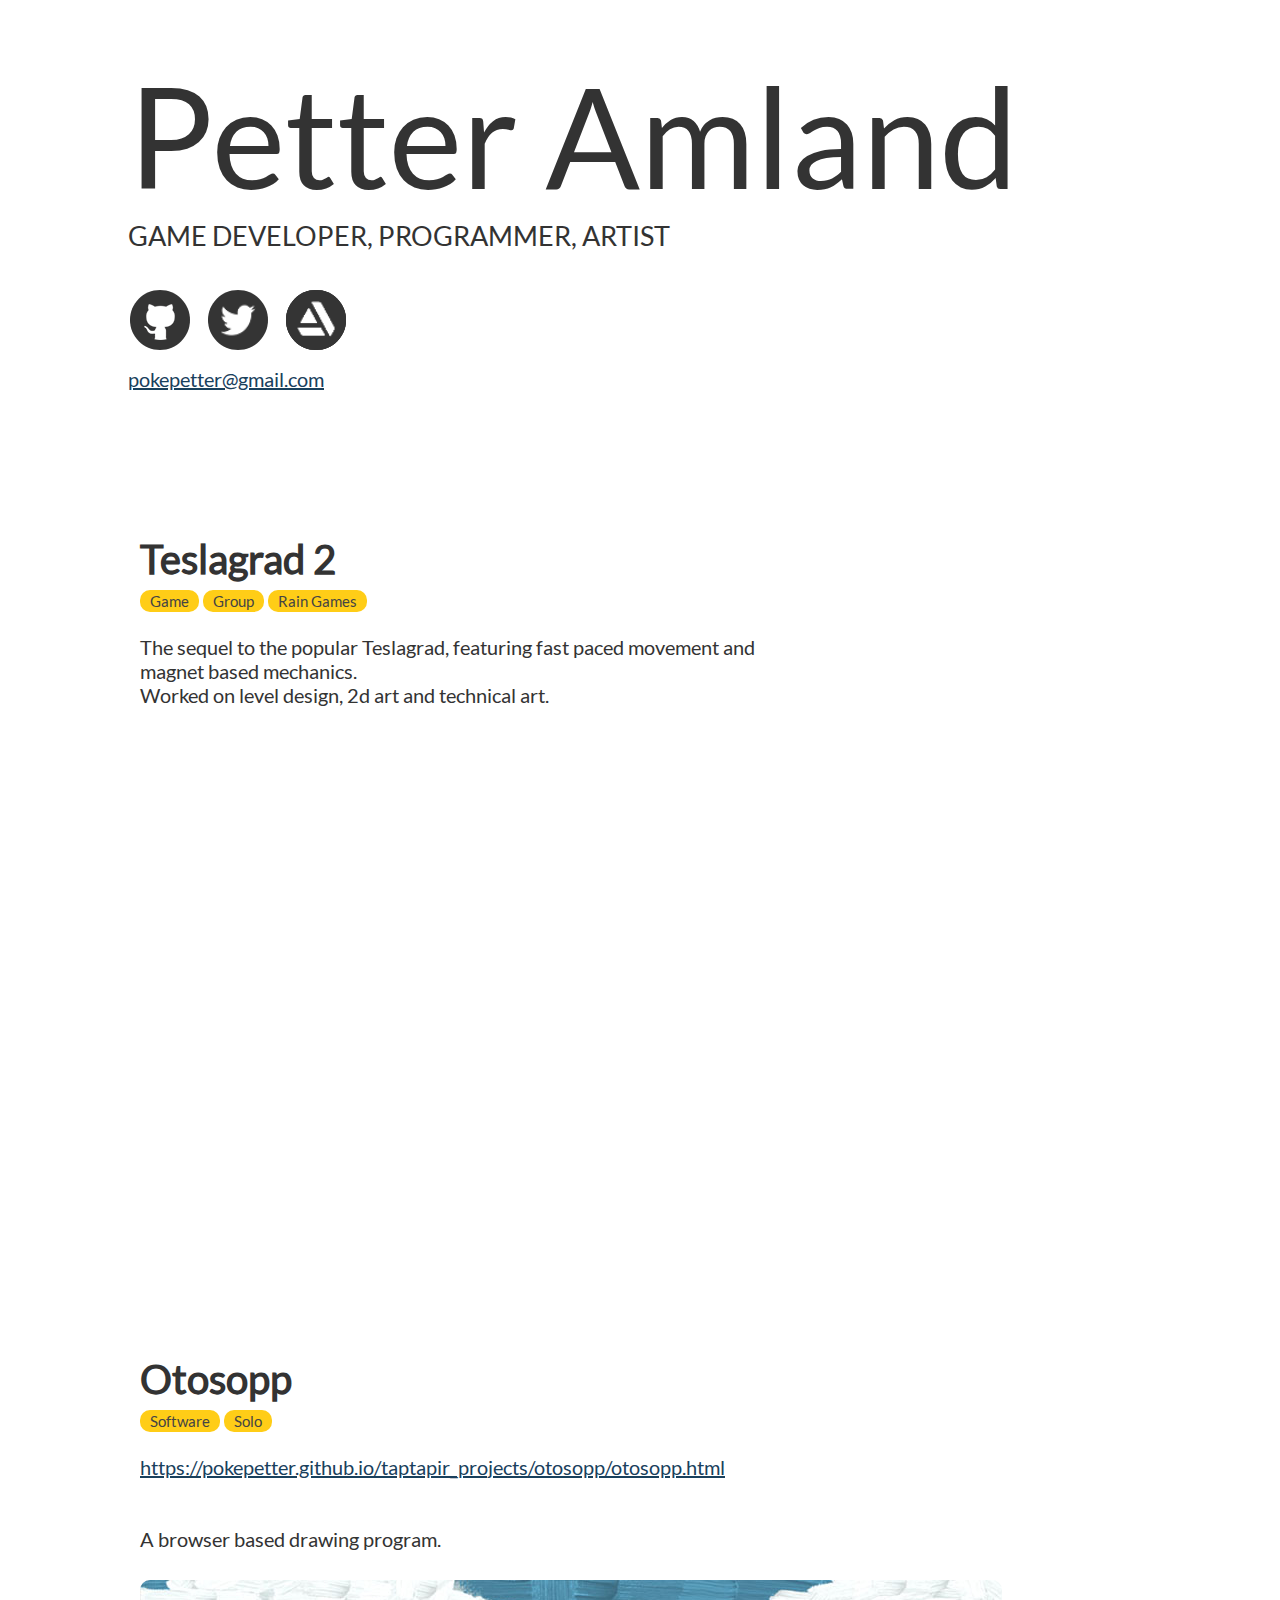
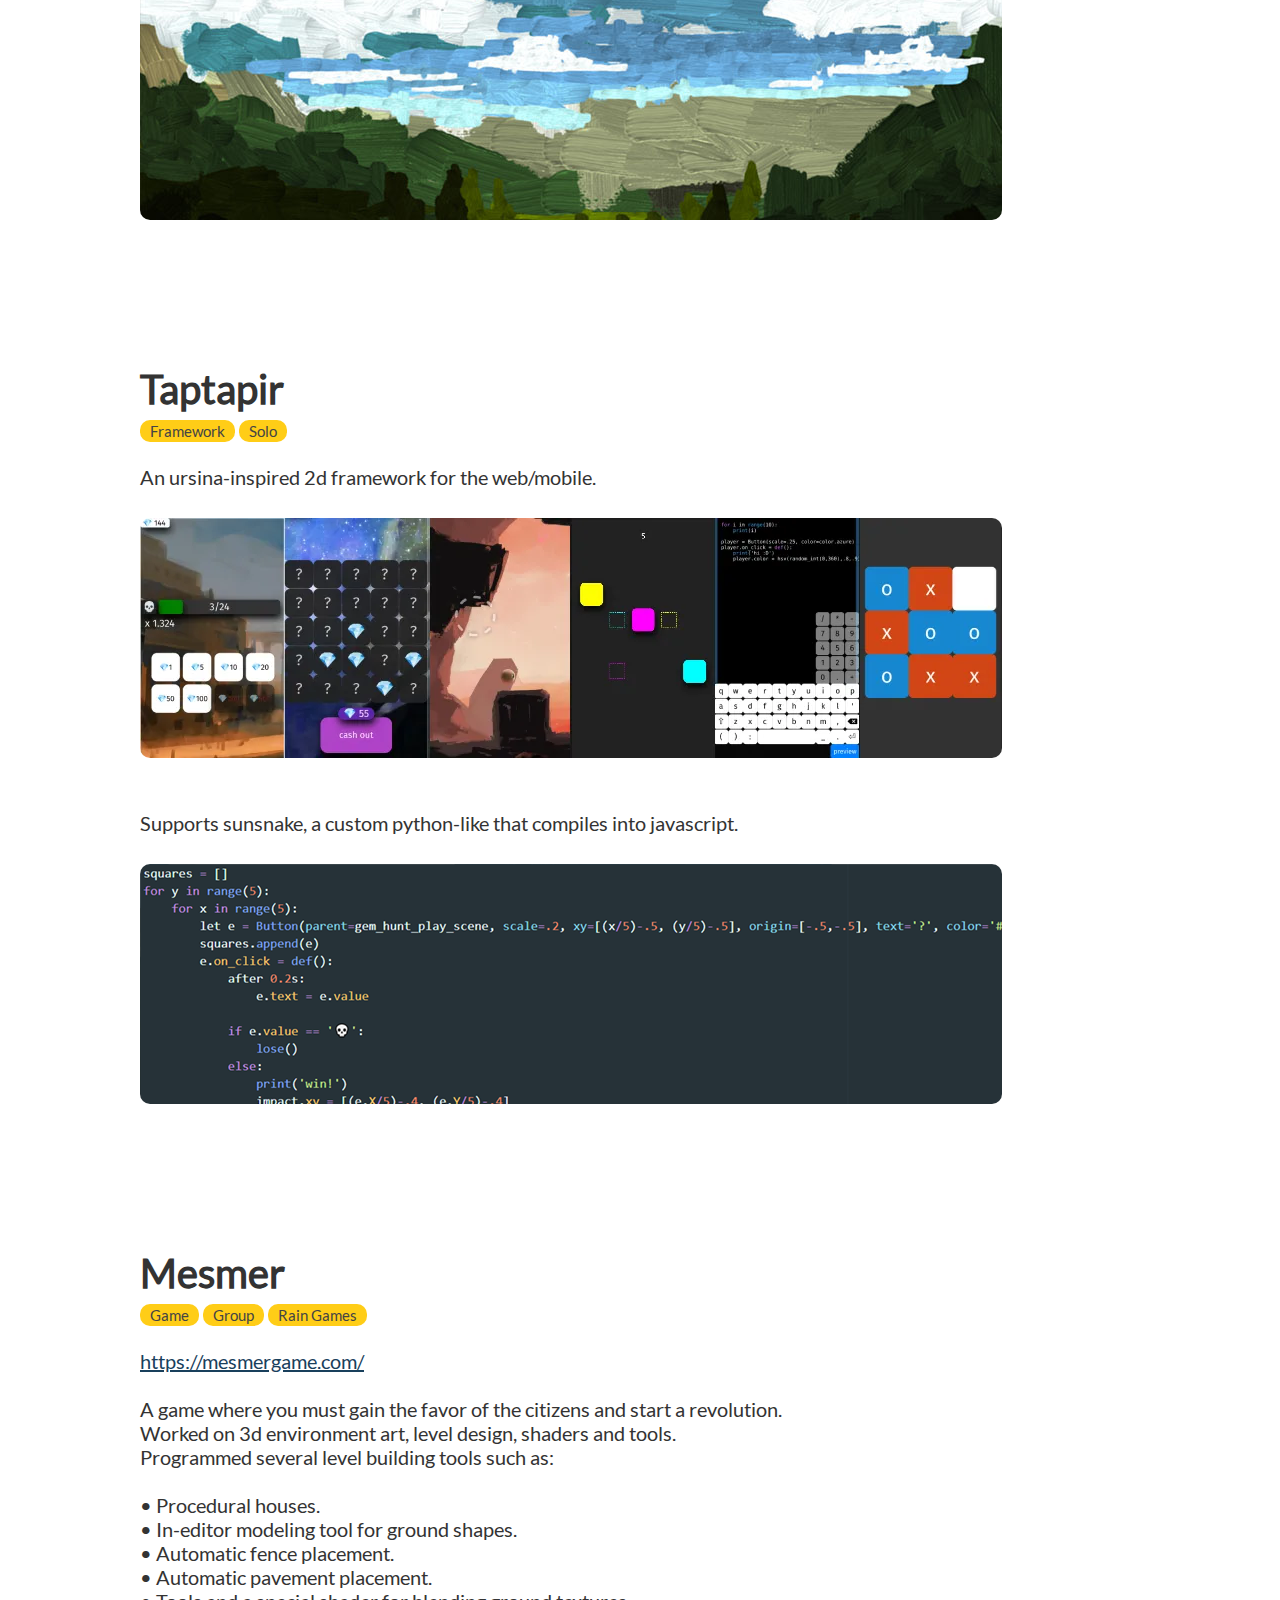
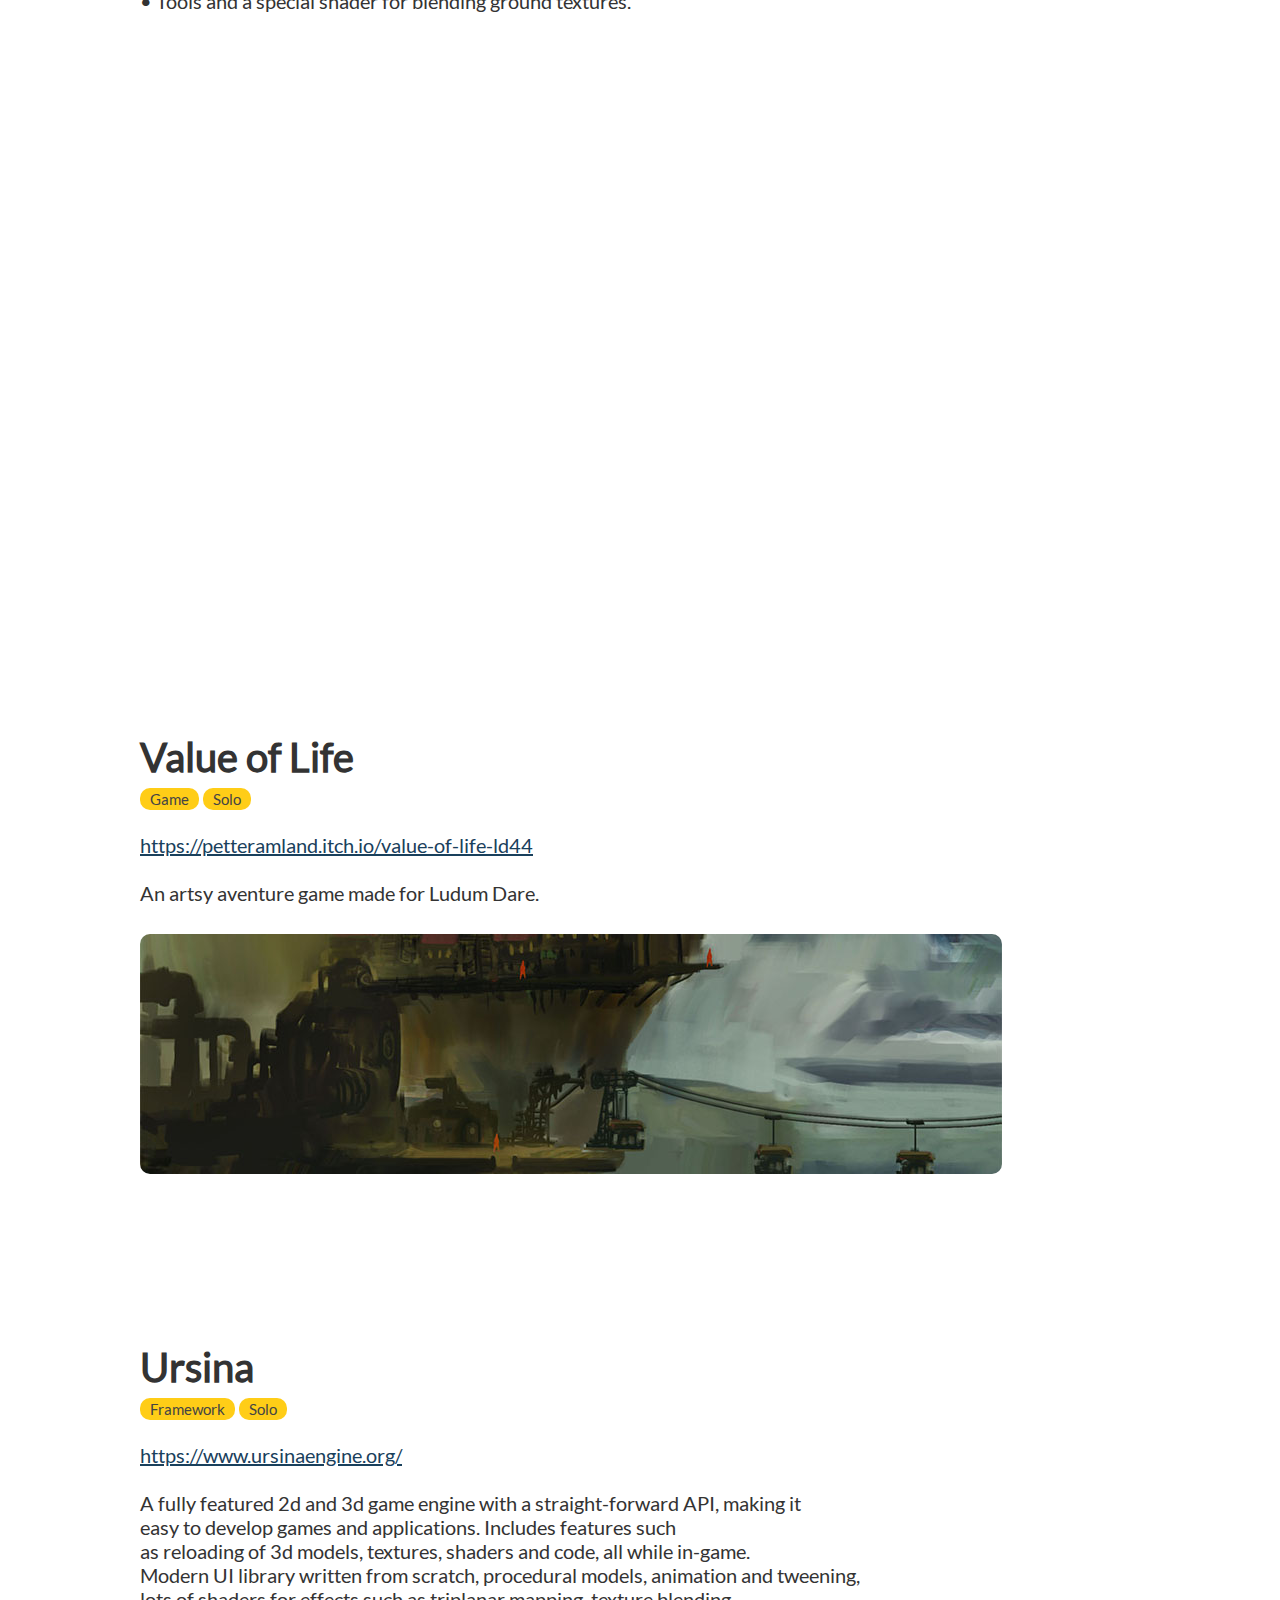
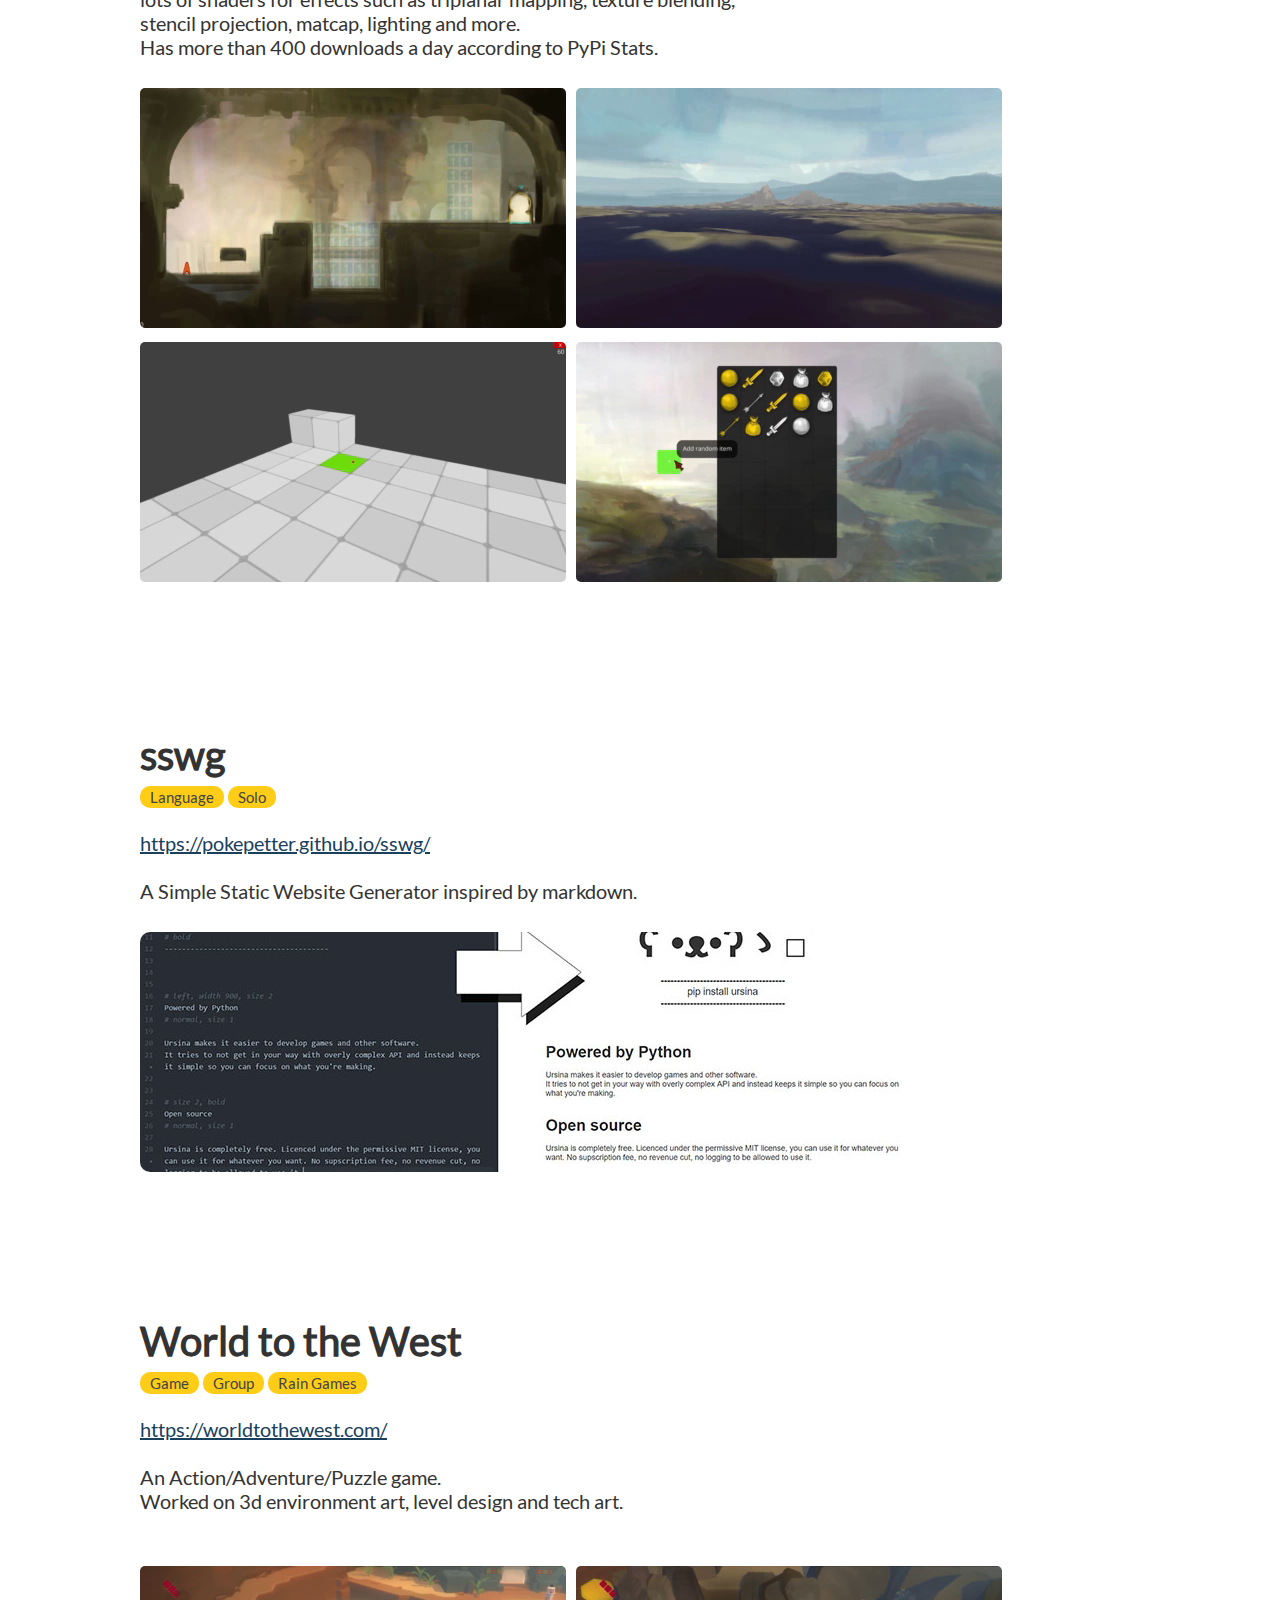
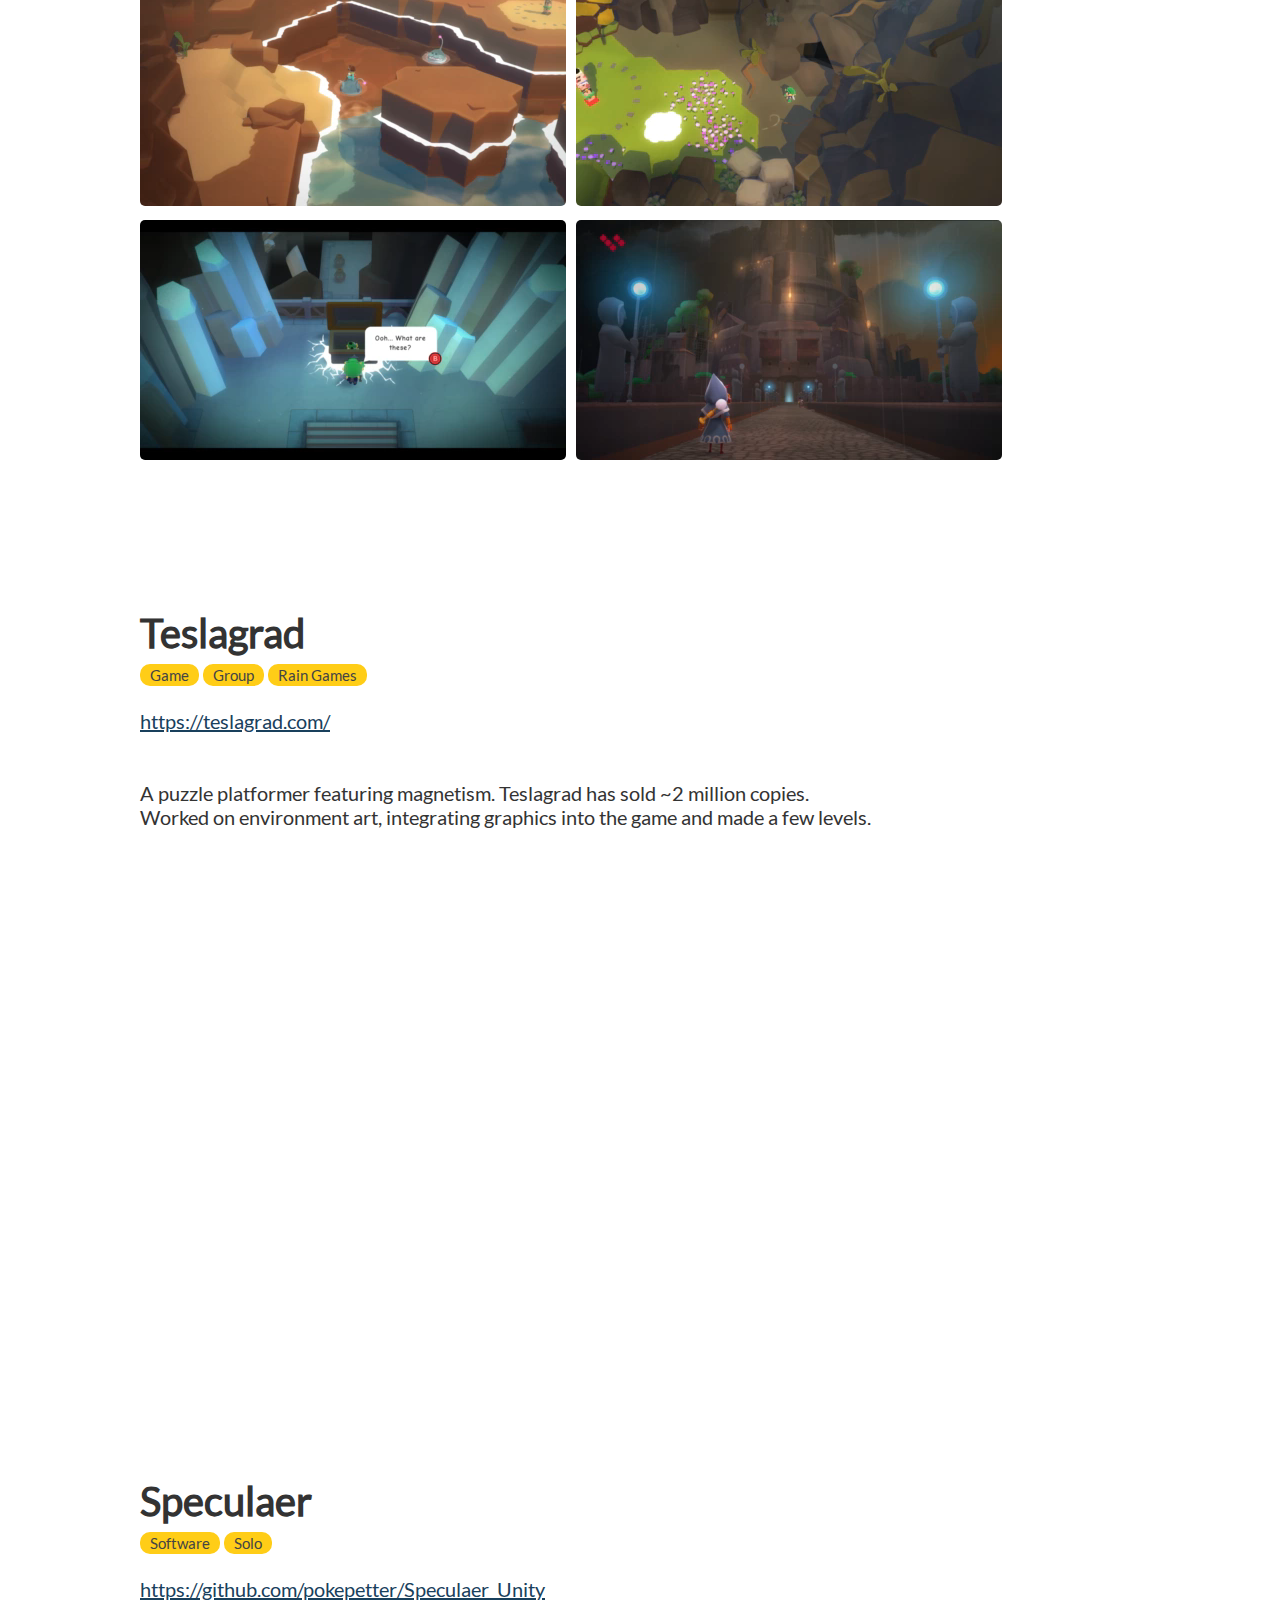
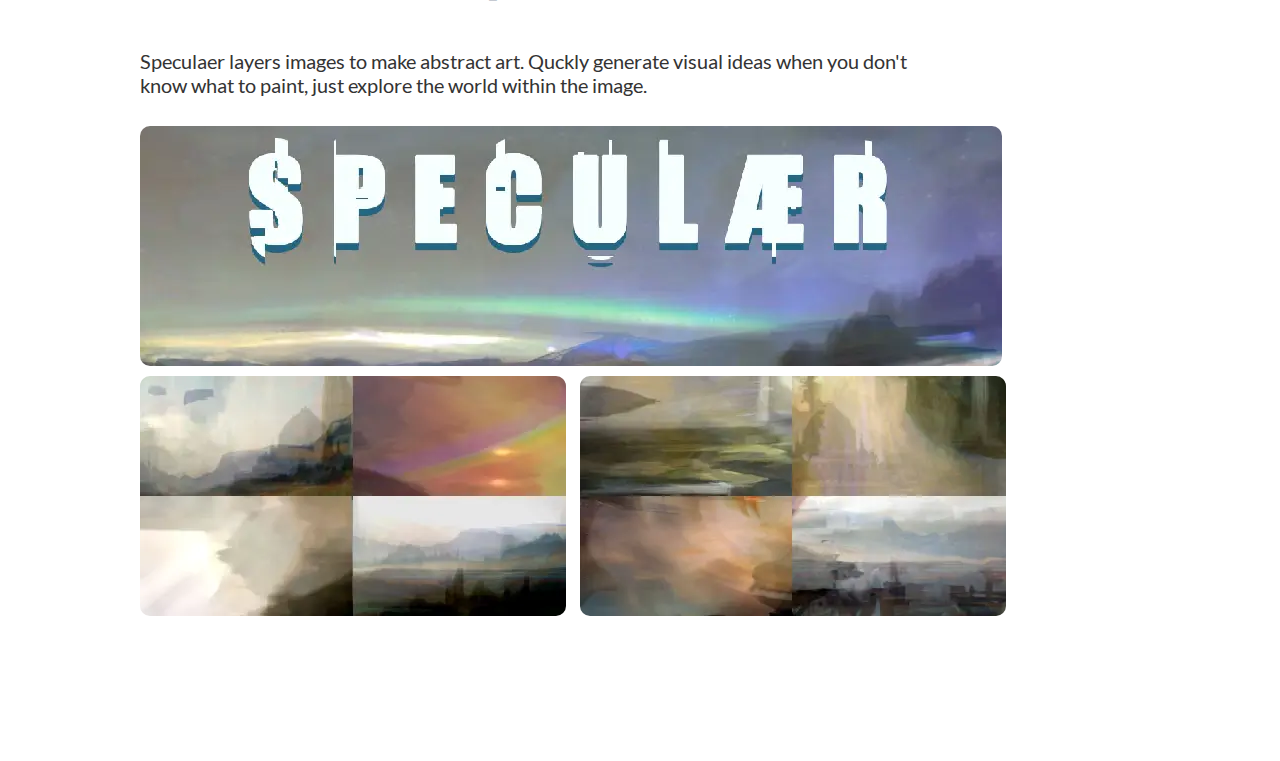
<file: index.html>
<!DOCTYPE HTML>

<html>
<meta name="viewport" content="width=device-width, initial-scale=1.0">
<meta property="og:title" content="Portfolio Petter Amland"/>
<meta property="og:type" content="website"/>
<meta property="og:url" content="https://pokepetter.github.io/portfolio/index.html"/>
<meta property="og:image" content="https://pokepetter.github.io/portfolio/taptapir_portfolio_banner.webp"/>

<head>
    <link rel="stylesheet" href="sswg.css">
    <link rel="stylesheet" href="style.css">
</head>
<style>

</style>
<body>
<left>
<title>portfolio</title>
<div id="header">
    Petter Amland
</div>
<div id="info"> GAME DEVELOPER, PROGRAMMER, ARTIST
</div>

<div id="social_media_bar">
    <a href="https://github.com/pokepetter"><img src="github_icon.png" alt="github" width="64" height="64"></img></a>  <a href="https://twitter.com/petteramland"><img src="twitter_icon.png" alt="twitter" width="64" height="64"></img></a>  <a href="https://www.artstation.com/petteramland"><img src="artstation_icon.png" alt="github" width="64" height="64"></img></a>
    <div id="email">
        <a href="mailto:pokepetter@gmail.com">pokepetter@gmail.com</a>
    </div>
</div>
<div class="project_container" id="Teslagrad 2">
    <div class="project_title">
        Teslagrad 2
    </div>
    <tag class="game">Game</tag> <tag class="group">Group</tag> <tag class="rain_games">Rain Games</tag>
    <div class="project_description">
        The sequel to the popular Teslagrad, featuring fast paced movement and
        magnet based mechanics.
        Worked on level design, 2d art and technical art.

        <iframe width="862" height="480" src="https://www.youtube.com/embed/hd_4sJCErFM" title="YouTube video player" frameborder="0" allow="accelerometer; autoplay; clipboard-write; encrypted-media; gyroscope; picture-in-picture" allowfullscreen></iframe>
    </div>
</div>

<div class="project_container" id="Otosopp">
    <div class="project_title">
        Otosopp
    </div>
    <tag class="software">Software</tag> <tag class="solo">Solo</tag>
    <div class="project_description">
        <a href="https://pokepetter.github.io/taptapir_projects/otosopp/otosopp.html">https://pokepetter.github.io/taptapir_projects/otosopp/otosopp.html</a><br>

        A browser based drawing program.

        <img src="dreamland_sketcher_art.jpg" alt="dreamland_sketcher_art" width="862" height="240">
    </div>
</div>

<!-- <div class="project_container" id="sunsnake script">
    <div class="project_title">
        sunsnake script
    </div>
    <tag class="language">Language</tag>
    <div class="project_description">
        <a href="https://pokepetter.github.io/taptapir/website/sunsnake.html">https://pokepetter.github.io/taptapir/website/sunsnake.html</a><br>

        A python-like language that compiles into javascript

        <img src="sunsnake_code_screenshot.png" alt="sunsnake_code_screenshot" width="862" height="240">
    </div>
</div> -->

<div class="project_container" id="Taptapir">
    <div class="project_title">
        Taptapir
    </div>
    <tag class="framework">Framework</tag> <tag class="solo">Solo</tag>
    <div class="project_description">
        An ursina-inspired 2d framework for the web/mobile.

        <img src="taptapir_portfolio_banner.webp" alt="taptapir_apps" width="862" height="240">


        Supports sunsnake, a custom python-like that compiles into javascript.

        <img src="sunsnake_code_screenshot.png" alt="sunsnake_code_screenshot" width="862" height="240">
    </div>
</div>

<div class="project_container" id="Mesmer">
    <div class="project_title">
        Mesmer
    </div>
    <tag class="game">Game</tag> <tag class="group">Group</tag> <tag class="rain_games">Rain Games</tag>
    <div class="project_description">
        <a href="https://mesmergame.com/">https://mesmergame.com/</a>

        A game where you must gain the favor of the citizens and start a revolution.
        Worked on 3d environment art, level design, shaders and tools.
        Programmed several level building tools such as:

        • Procedural houses.
        • In-editor modeling tool for ground shapes.
        • Automatic fence placement.
        • Automatic pavement placement.
        • Tools and a special shader for blending ground textures.

        <video autoplay loop muted playsinline src="mesmer_trailer_clip_2.webm"></video><video autoplay loop muted playsinline src="mesmer_trailer_clip_1.webm"></video>
        <video autoplay loop muted playsinline src="mesmer_auto_house.webm"></video><video autoplay loop muted playsinline src="mesmer_poke_shape_tool.webm"></video>


    </div>
</div>

<div class="project_container" id="Value of Life">
    <div class="project_title">
        Value of Life
    </div>
    <tag class="game">Game</tag> <tag class="solo">Solo</tag>
    <div class="project_description">
        <a href="https://petteramland.itch.io/value-of-life-ld44">https://petteramland.itch.io/value-of-life-ld44</a>

        An artsy aventure game made for Ludum Dare.

        <img src="value_of_life_screenshot.jpg" alt="value_of_life_screenshot" width="862" height="240">

    </div>
</div>

<div class="project_container" id="Ursina">
    <div class="project_title">
        Ursina
    </div>
    <tag class="framework">Framework</tag> <tag class="solo">Solo</tag>
    <div class="project_description">
        <a href="https://www.ursinaengine.org/">https://www.ursinaengine.org/</a>

        A fully featured 2d and 3d game engine with a straight-forward API, making it
        easy to develop games and applications. Includes features such
        as reloading of 3d models, textures, shaders and code, all while in-game.
        Modern UI library written from scratch, procedural models, animation and tweening,
        lots of shaders for effects such as triplanar mapping, texture blending,
        stencil projection, matcap, lighting and more.
        Has more than 400 downloads a day according to PyPi Stats.

        <video autoplay loop muted playsinline src="ursina_one.webm"></video><video autoplay loop muted playsinline src="ursina_terrain.webm"></video>
        <video autoplay loop muted playsinline src="ursina_minecraft.webm"></video><video autoplay loop muted playsinline src="ursina_inventory.webm"></video>
    </div>
</div>

<div class="project_container" id="sswg">
    <div class="project_title">
        sswg
    </div>
    <tag class="language">Language</tag> <tag class="solo">Solo</tag>
    <div class="project_description">
        <a href="https://pokepetter.github.io/sswg/">https://pokepetter.github.io/sswg/</a>

        A Simple Static Website Generator inspired by markdown.

        <img src="sswg_example.jpg" alt="ursina" width="862" height="240">
    </div>
</div>

<div class="project_container" id="World to the West">
    <div class="project_title">
        World to the West
    </div>
    <tag class="game">Game</tag> <tag class="group">Group</tag> <tag class="rain_games">Rain Games</tag>
    <div class="project_description">
        <a href="https://worldtothewest.com/">https://worldtothewest.com/</a>

        An Action/Adventure/Puzzle game.
        Worked on 3d environment art, level design and tech art.

        <!-- <img src="wttw.jpg" alt="world_to_the_west" width="900" height="244"> -->
        <video autoplay loop muted playsinline src="wttw.webm"></video><video autoplay loop muted playsinline src="wttw_knaus.webm"></video>
        <video autoplay loop muted playsinline src="wttw_knaus_ice_skate_chest.webm"></video><video autoplay loop muted playsinline src="wttw_lumina.webm"></video>
    </div>
</div>

<div class="project_container" id="Teslagrad">
    <div class="project_title">
        Teslagrad
    </div>
    <tag class="game">Game</tag> <tag class="group">Group</tag> <tag class="rain_games">Rain Games</tag>
    <div class="project_description">
        <a href="https://teslagrad.com/">https://teslagrad.com/</a><br>

        A puzzle platformer featuring magnetism. Teslagrad has sold ~2 million copies.
        Worked on environment art, integrating graphics into the game and made a few levels.

        <iframe width="862" height="480" src="https://www.youtube.com/embed/3Ti2CGLmMVc" title="YouTube video player" frameborder="0" allow="accelerometer; autoplay; clipboard-write; encrypted-media; gyroscope; picture-in-picture" allowfullscreen></iframe>
    </div>
</div>

<div class="project_container" id="Speculaer">
    <div class="project_title">
        Speculaer
    </div>
    <tag class="software">Software</tag> <tag class="solo">Solo</tag>
    <div class="project_description">
        <a href="https://github.com/pokepetter/Speculaer_Unity">https://github.com/pokepetter/Speculaer_Unity</a><br>

        Speculaer layers images to make abstract art. Quckly generate visual ideas when you don't
        know what to paint, just explore the world within the image.

        <img src="speculaer_banner.webp" alt="speculaer banner" width="862" height="240">
        <img src="speculaer_examples_1.webp" alt="speculaer example" width="426" height="240"> <img src="speculaer_examples_2.webp" alt="speculaer example" width="426" height="240">
    </div>
</div>

</body>
</html>
</file>
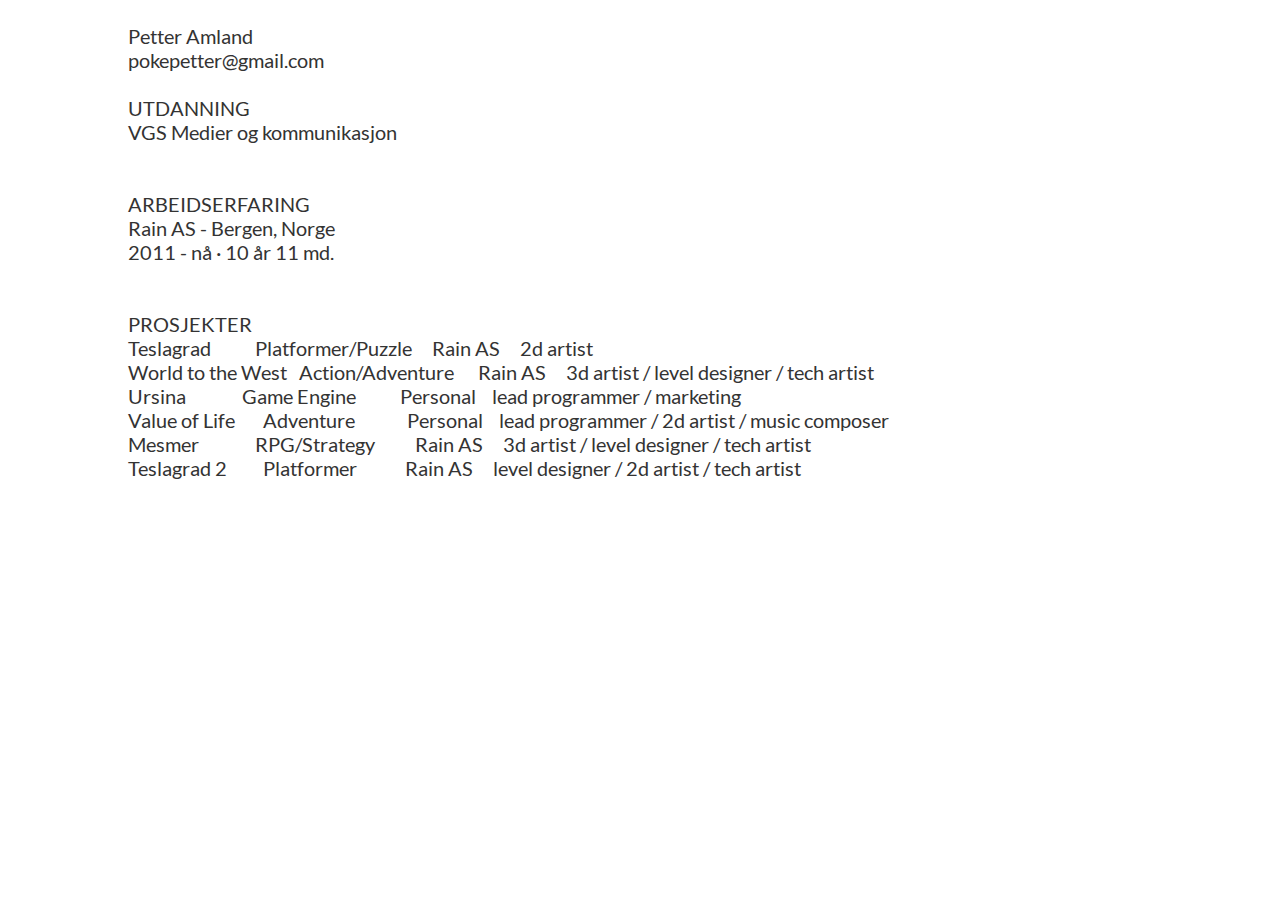
<file: cv_petter_amland.html>
<!DOCTYPE HTML>
<!--generated with sswg-->

<html>
<meta name="viewport" content="width=device-width, initial-scale=1.0">
<head>
    <link rel="stylesheet" href="sswg.css">
    <link rel="stylesheet" href="style.css">
</head>
<body>
<left>
<title>cv_petter_amland</title>
<br>

Petter Amland<br>
pokepetter@gmail.com<br>
<br>
UTDANNING<br>
VGS Medier og kommunikasjon<br>
<br>
<br>
ARBEIDSERFARING<br>
Rain AS - Bergen, Norge<br>
2011 - nå · 10 år 11 md.<br>
<br>
<br>
PROSJEKTER<br>
Teslagrad&nbsp;&nbsp;&nbsp;&nbsp;&nbsp;&nbsp;&nbsp;&nbsp;&nbsp;&nbsp; Platformer/Puzzle&nbsp;&nbsp;&nbsp;&nbsp; Rain AS&nbsp;&nbsp;&nbsp;&nbsp; 2d artist<br>
World to the West&nbsp;&nbsp; Action/Adventure&nbsp;&nbsp;&nbsp;&nbsp;&nbsp;&nbsp;Rain AS&nbsp;&nbsp;&nbsp;&nbsp; 3d artist / level designer / tech artist<br>
Ursina&nbsp;&nbsp;&nbsp;&nbsp;&nbsp;&nbsp;&nbsp;&nbsp;&nbsp;&nbsp;&nbsp;&nbsp;&nbsp;&nbsp;Game Engine&nbsp;&nbsp;&nbsp;&nbsp;&nbsp;&nbsp;&nbsp;&nbsp;&nbsp;&nbsp; Personal&nbsp;&nbsp;&nbsp;&nbsp;lead programmer / marketing<br>
Value of Life&nbsp;&nbsp;&nbsp;&nbsp;&nbsp;&nbsp; Adventure&nbsp;&nbsp;&nbsp;&nbsp;&nbsp;&nbsp;&nbsp;&nbsp;&nbsp;&nbsp;&nbsp;&nbsp; Personal&nbsp;&nbsp;&nbsp;&nbsp;lead programmer / 2d artist / music composer<br>
Mesmer&nbsp;&nbsp;&nbsp;&nbsp;&nbsp;&nbsp;&nbsp;&nbsp;&nbsp;&nbsp;&nbsp;&nbsp;&nbsp;&nbsp;RPG/Strategy&nbsp;&nbsp;&nbsp;&nbsp;&nbsp;&nbsp;&nbsp;&nbsp;&nbsp;&nbsp;Rain AS&nbsp;&nbsp;&nbsp;&nbsp; 3d artist / level designer / tech artist<br>
Teslagrad 2&nbsp;&nbsp;&nbsp;&nbsp;&nbsp;&nbsp;&nbsp;&nbsp; Platformer&nbsp;&nbsp;&nbsp;&nbsp;&nbsp;&nbsp;&nbsp;&nbsp;&nbsp;&nbsp;&nbsp;&nbsp;Rain AS&nbsp;&nbsp;&nbsp;&nbsp; level designer / 2d artist / tech artist<br>
<br>

</body>
</html>
</file>
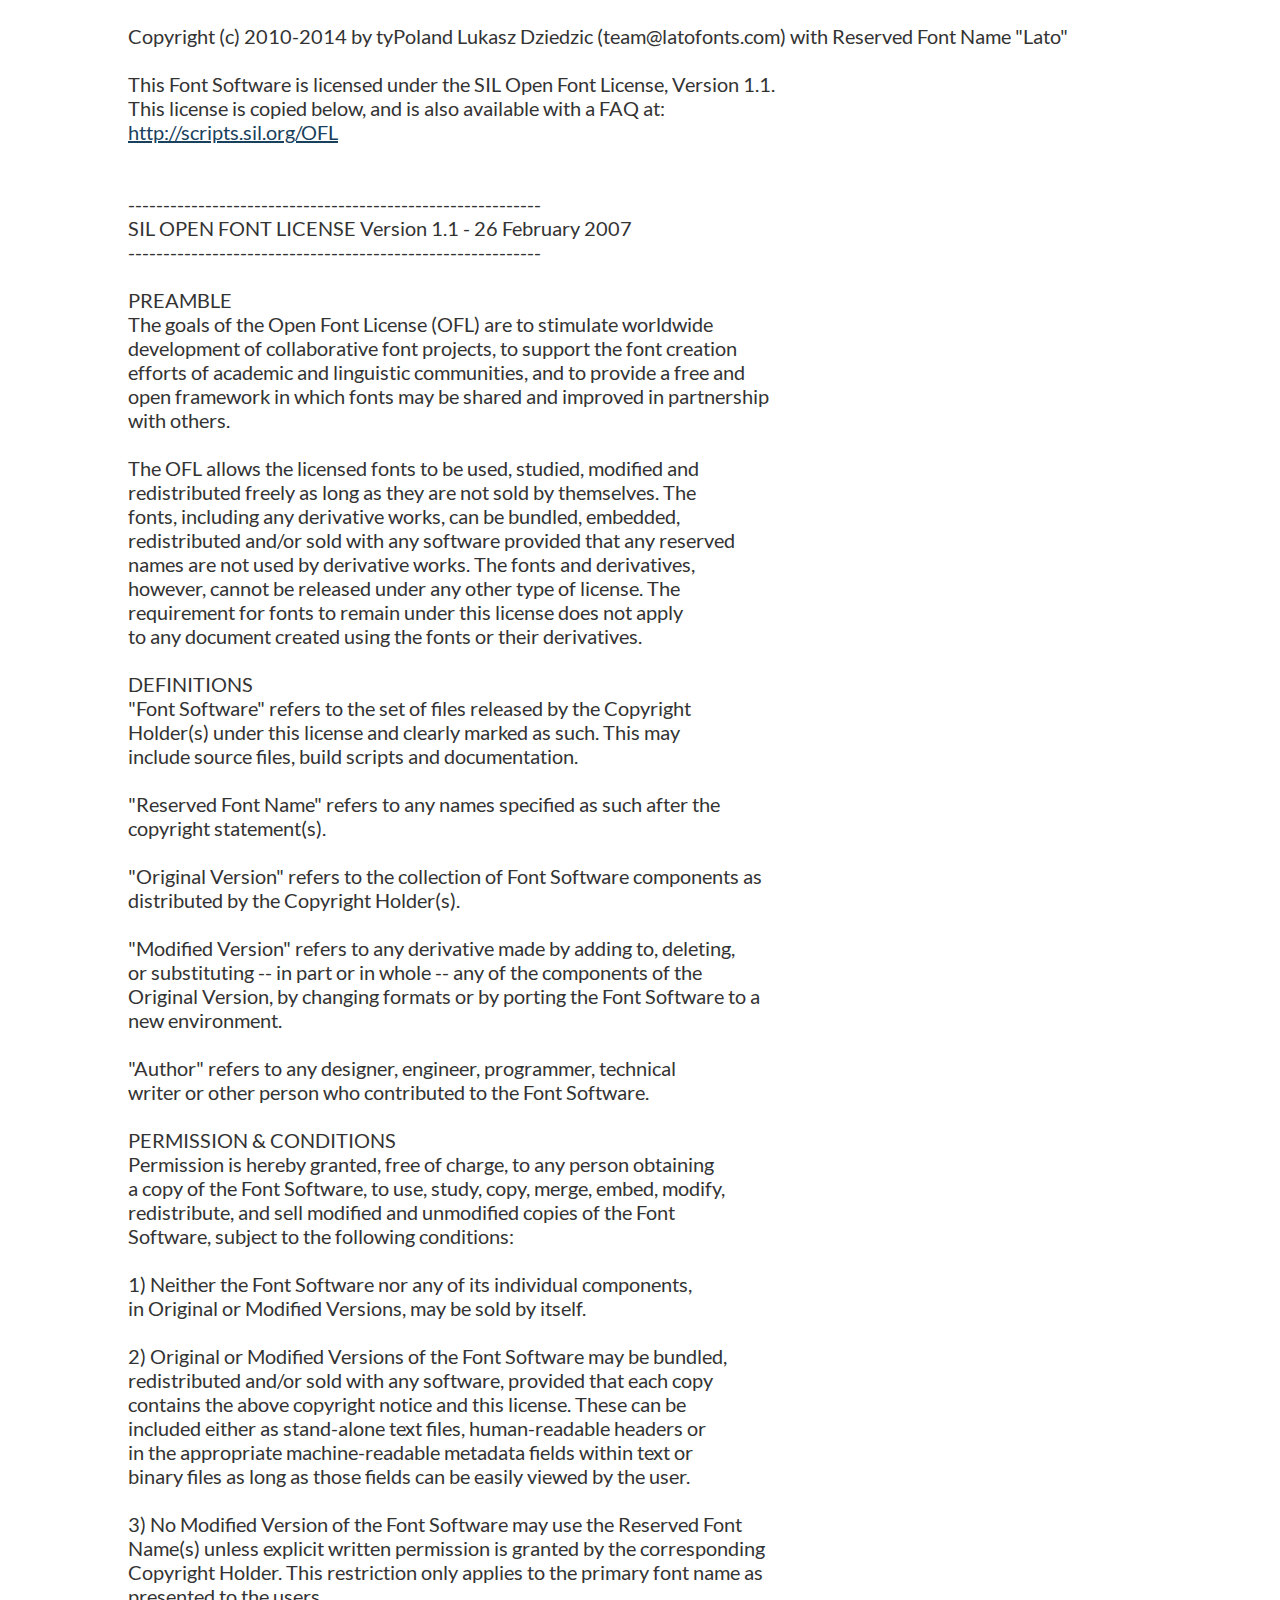
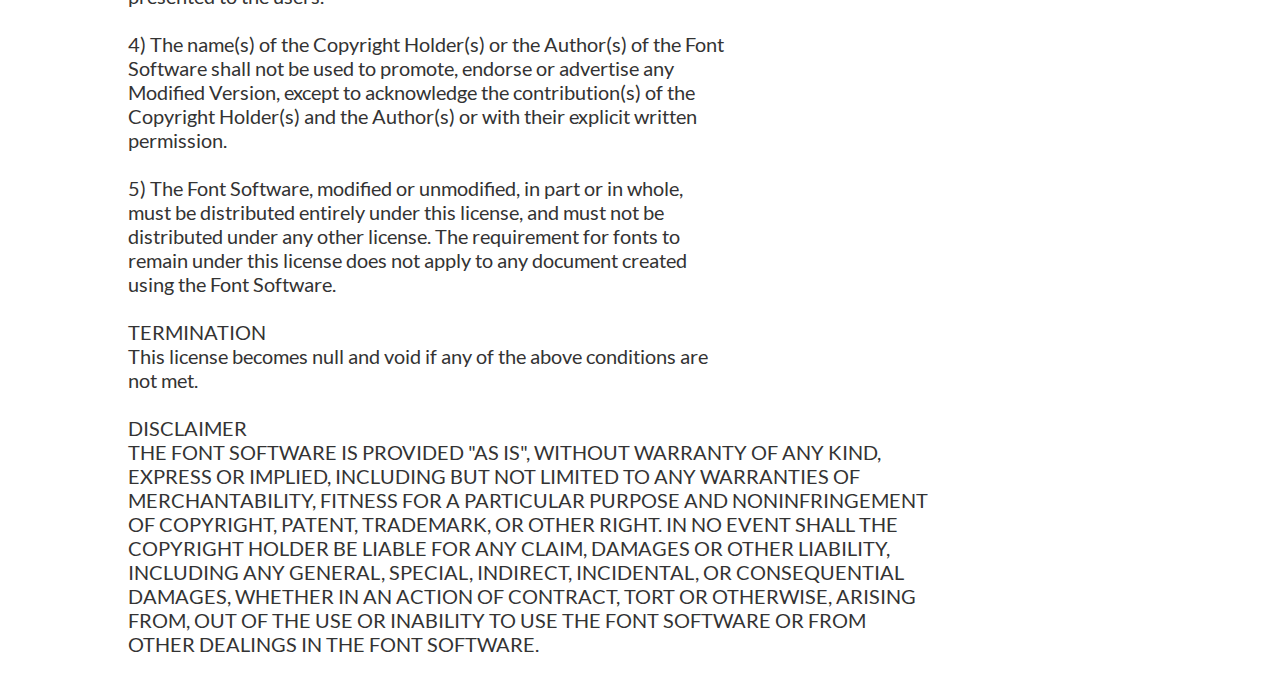
<file: OFL.html>
<!DOCTYPE HTML>
<!--generated with sswg-->

<html>
<meta name="viewport" content="width=device-width, initial-scale=1.0">
<head>
    <link rel="stylesheet" href="sswg.css">
    <link rel="stylesheet" href="style.css">
</head>
<body>
<left>
<title>OFL</title>
<br>

Copyright (c) 2010-2014 by tyPoland Lukasz Dziedzic (team@latofonts.com) with Reserved Font Name "Lato"<br>
<br>
This Font Software is licensed under the SIL Open Font License, Version 1.1.<br>
This license is copied below, and is also available with a FAQ at:<br>
<a href="http://scripts.sil.org/OFL">http://scripts.sil.org/OFL</a><br>
<br>
<br>
-----------------------------------------------------------<br>
SIL OPEN FONT LICENSE Version 1.1 - 26 February 2007<br>
-----------------------------------------------------------<br>
<br>
PREAMBLE<br>
The goals of the Open Font License (OFL) are to stimulate worldwide<br>
development of collaborative font projects, to support the font creation<br>
efforts of academic and linguistic communities, and to provide a free and<br>
open framework in which fonts may be shared and improved in partnership<br>
with others.<br>
<br>
The OFL allows the licensed fonts to be used, studied, modified and<br>
redistributed freely as long as they are not sold by themselves. The<br>
fonts, including any derivative works, can be bundled, embedded, <br>
redistributed and/or sold with any software provided that any reserved<br>
names are not used by derivative works. The fonts and derivatives,<br>
however, cannot be released under any other type of license. The<br>
requirement for fonts to remain under this license does not apply<br>
to any document created using the fonts or their derivatives.<br>
<br>
DEFINITIONS<br>
"Font Software" refers to the set of files released by the Copyright<br>
Holder(s) under this license and clearly marked as such. This may<br>
include source files, build scripts and documentation.<br>
<br>
"Reserved Font Name" refers to any names specified as such after the<br>
copyright statement(s).<br>
<br>
"Original Version" refers to the collection of Font Software components as<br>
distributed by the Copyright Holder(s).<br>
<br>
"Modified Version" refers to any derivative made by adding to, deleting,<br>
or substituting -- in part or in whole -- any of the components of the<br>
Original Version, by changing formats or by porting the Font Software to a<br>
new environment.<br>
<br>
"Author" refers to any designer, engineer, programmer, technical<br>
writer or other person who contributed to the Font Software.<br>
<br>
PERMISSION & CONDITIONS<br>
Permission is hereby granted, free of charge, to any person obtaining<br>
a copy of the Font Software, to use, study, copy, merge, embed, modify,<br>
redistribute, and sell modified and unmodified copies of the Font<br>
Software, subject to the following conditions:<br>
<br>
1) Neither the Font Software nor any of its individual components,<br>
in Original or Modified Versions, may be sold by itself.<br>
<br>
2) Original or Modified Versions of the Font Software may be bundled,<br>
redistributed and/or sold with any software, provided that each copy<br>
contains the above copyright notice and this license. These can be<br>
included either as stand-alone text files, human-readable headers or<br>
in the appropriate machine-readable metadata fields within text or<br>
binary files as long as those fields can be easily viewed by the user.<br>
<br>
3) No Modified Version of the Font Software may use the Reserved Font<br>
Name(s) unless explicit written permission is granted by the corresponding<br>
Copyright Holder. This restriction only applies to the primary font name as<br>
presented to the users.<br>
<br>
4) The name(s) of the Copyright Holder(s) or the Author(s) of the Font<br>
Software shall not be used to promote, endorse or advertise any<br>
Modified Version, except to acknowledge the contribution(s) of the<br>
Copyright Holder(s) and the Author(s) or with their explicit written<br>
permission.<br>
<br>
5) The Font Software, modified or unmodified, in part or in whole,<br>
must be distributed entirely under this license, and must not be<br>
distributed under any other license. The requirement for fonts to<br>
remain under this license does not apply to any document created<br>
using the Font Software.<br>
<br>
TERMINATION<br>
This license becomes null and void if any of the above conditions are<br>
not met.<br>
<br>
DISCLAIMER<br>
THE FONT SOFTWARE IS PROVIDED "AS IS", WITHOUT WARRANTY OF ANY KIND,<br>
EXPRESS OR IMPLIED, INCLUDING BUT NOT LIMITED TO ANY WARRANTIES OF<br>
MERCHANTABILITY, FITNESS FOR A PARTICULAR PURPOSE AND NONINFRINGEMENT<br>
OF COPYRIGHT, PATENT, TRADEMARK, OR OTHER RIGHT. IN NO EVENT SHALL THE<br>
COPYRIGHT HOLDER BE LIABLE FOR ANY CLAIM, DAMAGES OR OTHER LIABILITY,<br>
INCLUDING ANY GENERAL, SPECIAL, INDIRECT, INCIDENTAL, OR CONSEQUENTIAL<br>
DAMAGES, WHETHER IN AN ACTION OF CONTRACT, TORT OR OTHERWISE, ARISING<br>
FROM, OUT OF THE USE OR INABILITY TO USE THE FONT SOFTWARE OR FROM<br>
OTHER DEALINGS IN THE FONT SOFTWARE.<br>
<br>

</body>
</html>
</file>
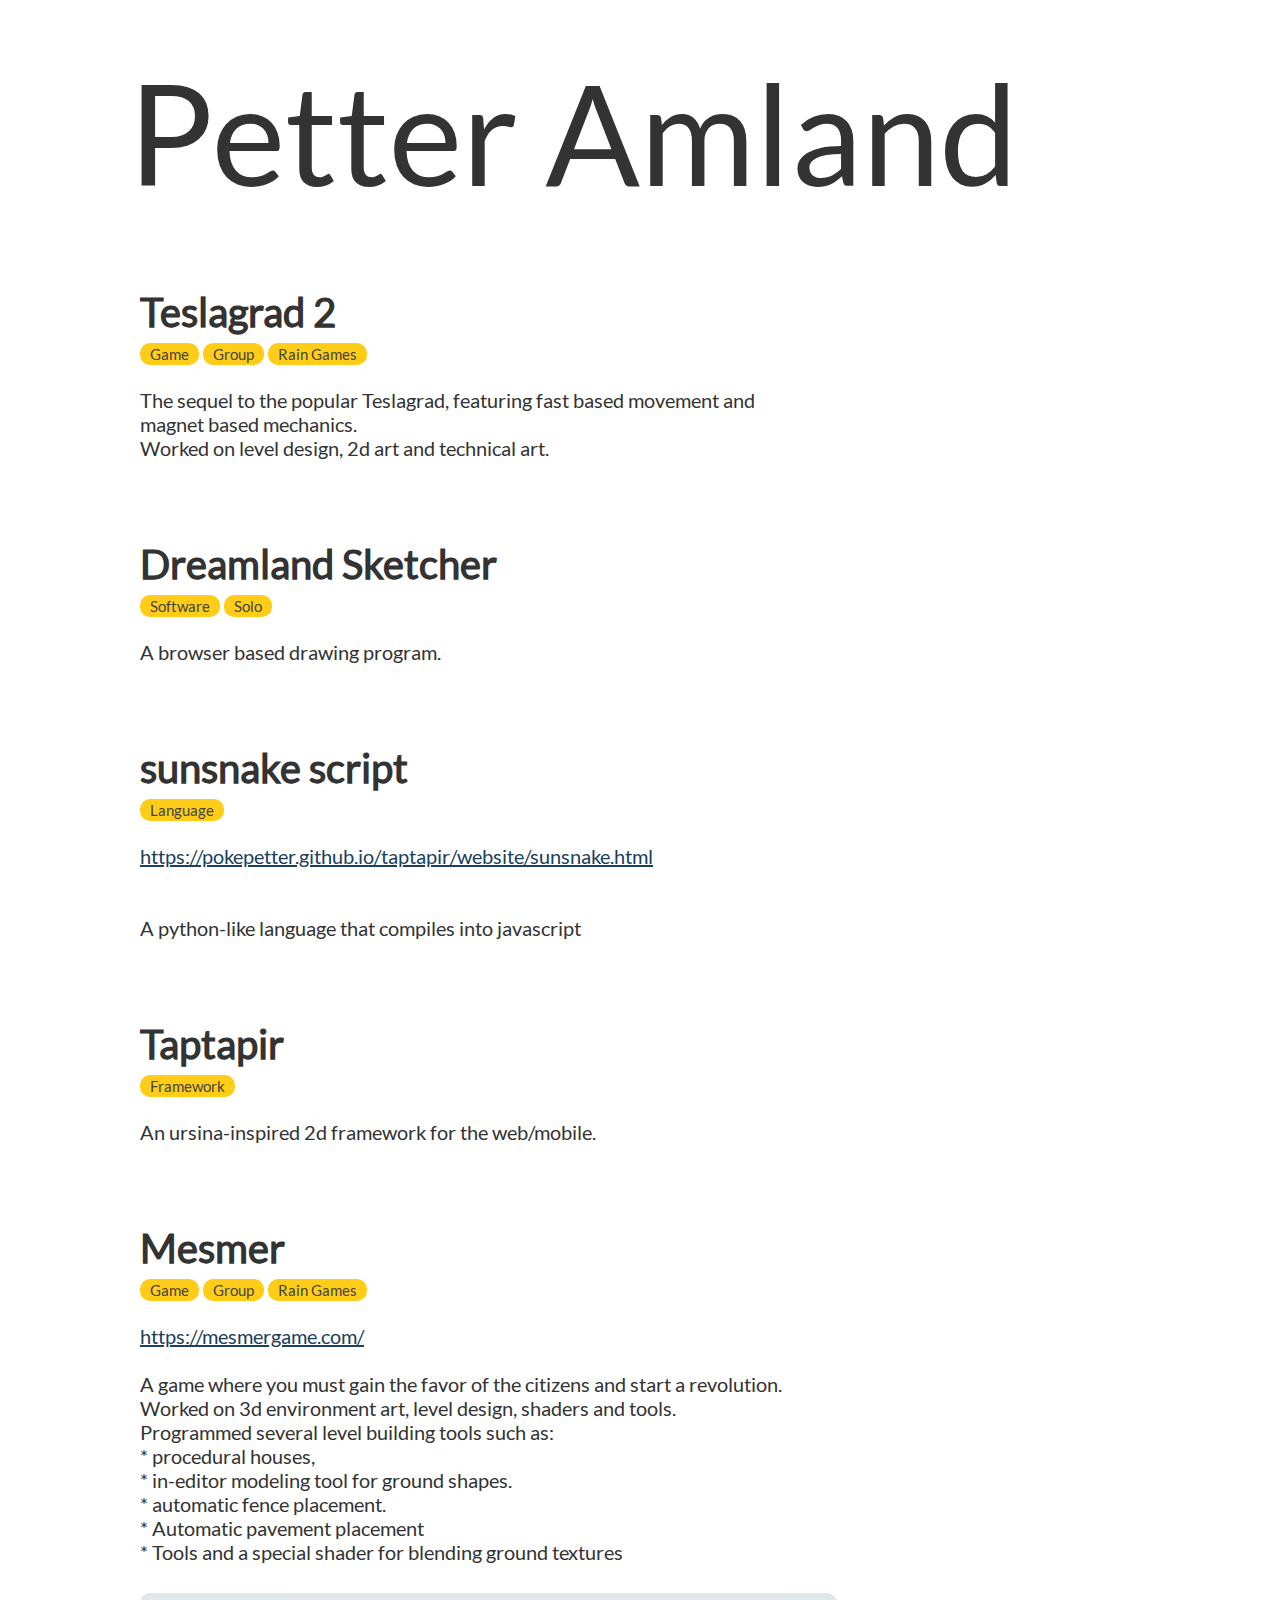
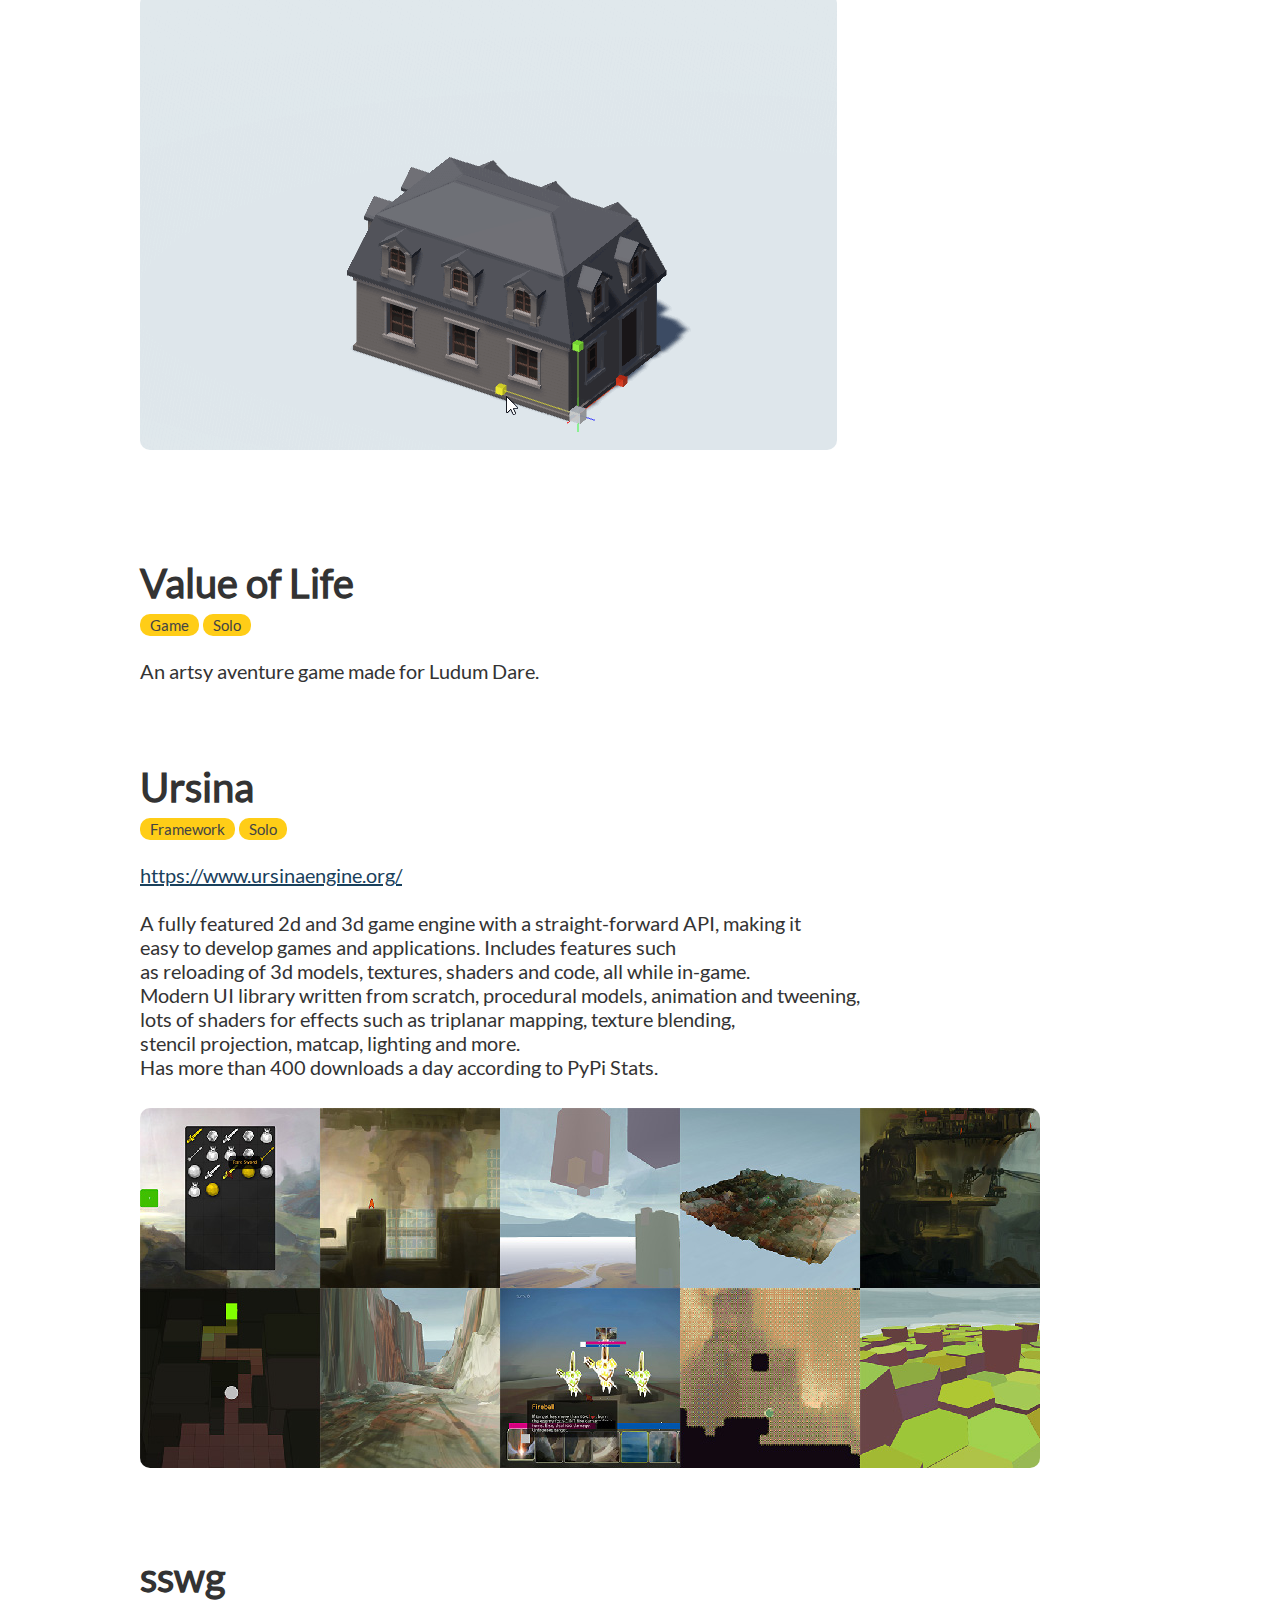
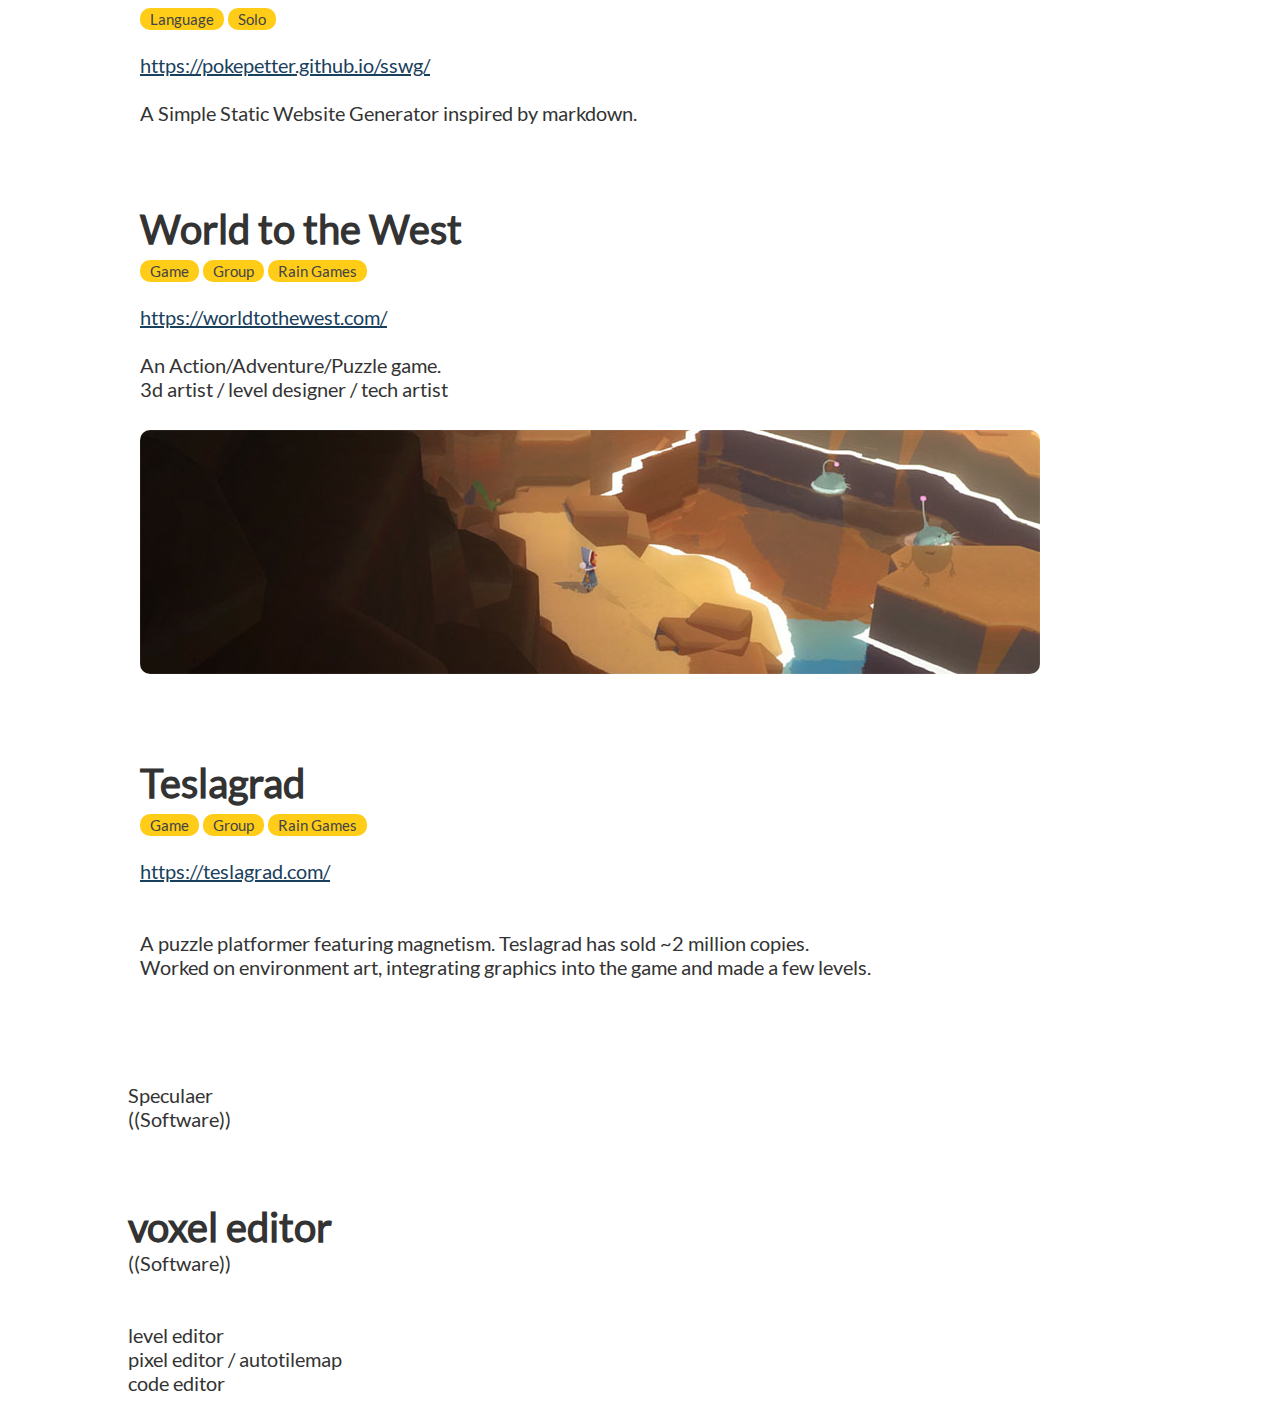
<file: portfolio.html>
<!DOCTYPE HTML>
<!--generated with sswg-->

<html>
<meta name="viewport" content="width=device-width, initial-scale=1.0">
<head>
    <link rel="stylesheet" href="sswg.css">
    <link rel="stylesheet" href="style.css">
</head>
<style>
tag {
  /* background-color: #49a2ef; */
  background-color: #ffcd17;
  border-thickness: 0;
  border-style: none;
  padding: 2px 10px 2px 10px;
  border-radius: 10px;
  font-size: .75em;
  /* color: white; */
  color: #444444;
  cursor: default;
}
/* tag.game {      background-color: #7caf00;}
tag.rain_games {background-color: #49a2ef;}
tag.software {  background-color: #c96f00;}
tag.framework { background-color: #dd4d4d;}
tag.group {     background-color: #3669b5;}
tag.solo {      background-color: #3ddfd0;}
tag.language {  background-color: #dd4dbe;} */
/* tag:hover {background-color: #7FDBFF; transition: background-color .2s;} */

.project_container {
  margin-bottom: 4em;
  margin-left: 12px;
}
.project_title {
  font-size: 2em;
  padding-bottom: .1em;
  font-weight: bold;
}
.project_description {
  white-space: pre-line;
}
img {
  border-radius: 10px;
}
</style>
<body>
<left>
<title>portfolio</title>
<br>

<div style="max-width: 1024px; margin: auto;font-size: 20.0px;">
<br>
<div style="font-size: 140.0px; padding-bottom:7%;">
Petter Amland
</div>


<div class="project_container" id="Teslagrad 2">
    <div class="project_title">
        Teslagrad 2
    </div>
    <tag class="game">Game</tag> <tag class="group">Group</tag> <tag class="rain_games">Rain Games</tag>
    <div class="project_description">
        The sequel to the popular Teslagrad, featuring fast based movement and
        magnet based mechanics.
        Worked on level design, 2d art and technical art.
    </div>
</div>

<div class="project_container" id="Dreamland Sketcher">
    <div class="project_title">
        Dreamland Sketcher
    </div>
    <tag class="software">Software</tag> <tag class="solo">Solo</tag>
    <div class="project_description">
        A browser based drawing program.
    </div>
</div>

<div class="project_container" id="sunsnake script">
    <div class="project_title">
        sunsnake script
    </div>
    <tag class="language">Language</tag>
    <div class="project_description">
        <a href="https://pokepetter.github.io/taptapir/website/sunsnake.html">https://pokepetter.github.io/taptapir/website/sunsnake.html</a><br>

        A python-like language that compiles into javascript
    </div>
</div>

<div class="project_container" id="Taptapir">
    <div class="project_title">
        Taptapir
    </div>
    <tag class="framework">Framework</tag>
    <div class="project_description">
        An ursina-inspired 2d framework for the web/mobile.
    </div>
</div>

<div class="project_container" id="Mesmer">
    <div class="project_title">
        Mesmer
    </div>
    <tag class="game">Game</tag> <tag class="group">Group</tag> <tag class="rain_games">Rain Games</tag>
    <div class="project_description">
        <a href="https://mesmergame.com/">https://mesmergame.com/</a>

        A game where you must gain the favor of the citizens and start a revolution.
        Worked on 3d environment art, level design, shaders and tools.
        Programmed several level building tools such as:
        * procedural houses,
        * in-editor modeling tool for ground shapes.
        * automatic fence placement.
        * Automatic pavement placement
        * Tools and a special shader for blending ground textures

        <img src="petter-amland-auto-house-animation-1.gif" alt="mesmer_house_tool" width="697" height="457">

    </div>
</div>

<div class="project_container" id="Value of Life">
    <div class="project_title">
        Value of Life
    </div>
    <tag class="game">Game</tag> <tag class="solo">Solo</tag>
    <div class="project_description">
        An artsy aventure game made for Ludum Dare.
    </div>
</div>

<div class="project_container" id="Ursina">
    <div class="project_title">
        Ursina
    </div>
    <tag class="framework">Framework</tag> <tag class="solo">Solo</tag>
    <div class="project_description">
        <a href="https://www.ursinaengine.org/">https://www.ursinaengine.org/</a>

        A fully featured 2d and 3d game engine with a straight-forward API, making it
        easy to develop games and applications. Includes features such
        as reloading of 3d models, textures, shaders and code, all while in-game.
        Modern UI library written from scratch, procedural models, animation and tweening,
        lots of shaders for effects such as triplanar mapping, texture blending,
        stencil projection, matcap, lighting and more.
        Has more than 400 downloads a day according to PyPi Stats.

        <img src="made_with_ursina.jpg" alt="ursina" width="900" height="360">
    </div>
</div>

<div class="project_container" id="sswg">
    <div class="project_title">
        sswg
    </div>
    <tag class="language">Language</tag> <tag class="solo">Solo</tag>
    <div class="project_description">
        <a href="https://pokepetter.github.io/sswg/">https://pokepetter.github.io/sswg/</a>

        A Simple Static Website Generator inspired by markdown.
    </div>
</div>

<div class="project_container" id="World to the West">
    <div class="project_title">
        World to the West
    </div>
    <tag class="game">Game</tag> <tag class="group">Group</tag> <tag class="rain_games">Rain Games</tag>
    <div class="project_description">
        <a href="https://worldtothewest.com/">https://worldtothewest.com/</a>

        An Action/Adventure/Puzzle game.
        3d artist / level designer / tech artist

        <img src="wttw.jpg" alt="world_to_the_west" width="900" height="244">
    </div>
</div>

<div class="project_container" id="Teslagrad">
    <div class="project_title">
        Teslagrad
    </div>
    <tag class="game">Game</tag> <tag class="group">Group</tag> <tag class="rain_games">Rain Games</tag>
    <div class="project_description">
        <a href="https://teslagrad.com/">https://teslagrad.com/</a><br>

        A puzzle platformer featuring magnetism. Teslagrad has sold ~2 million copies.
        Worked on environment art, integrating graphics into the game and made a few levels.
    </div>
</div>

<div id="Speculaer"/><br>
Speculaer<br>
<div style="font-size: 20.0px;font-weight: normal;">
((Software))<br>
<br>
<div style="font-size: 40.0px;font-weight: bold;">
<div id="voxel editor"/><br>
voxel editor<br>
<div style="font-size: 20.0px;font-weight: normal;">
((Software))<br>
<br>
<br>
level editor<br>
pixel editor / autotilemap<br>
code editor<br>
<br>

</body>
</html>
</file>
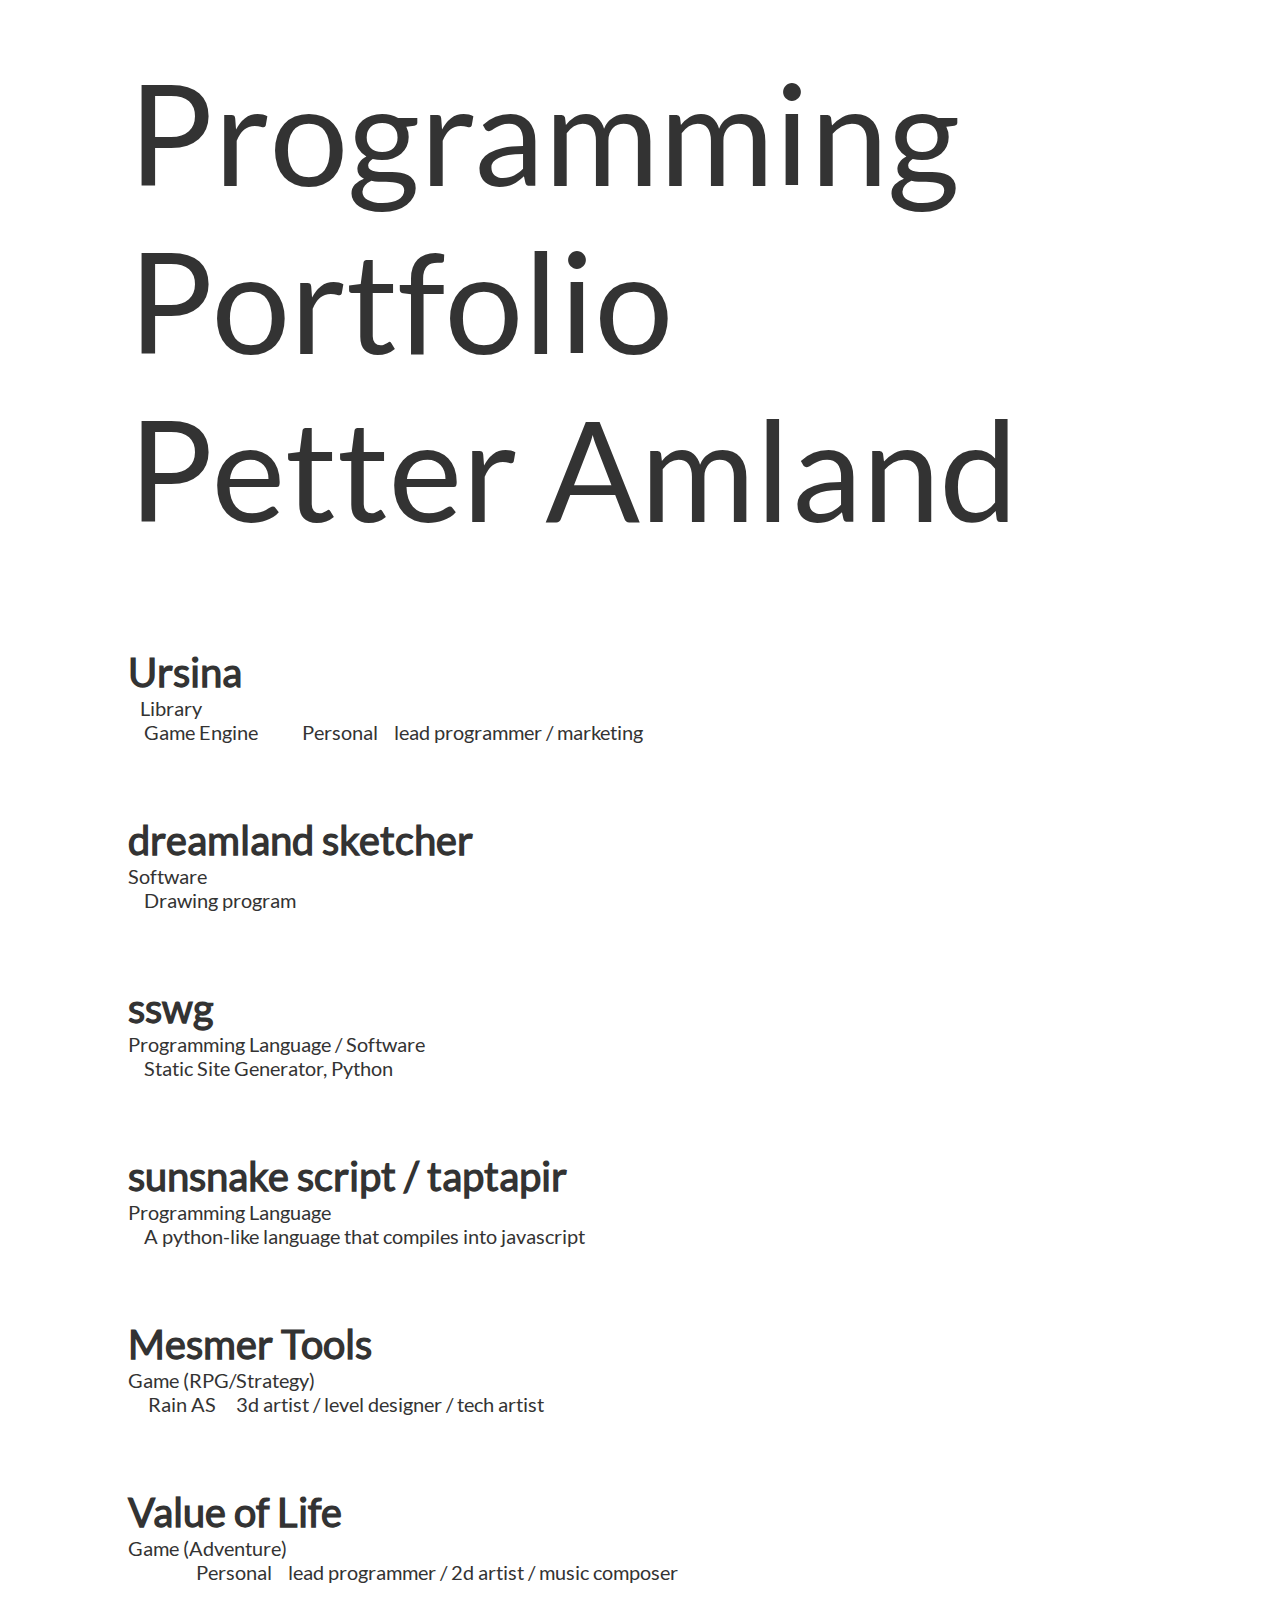
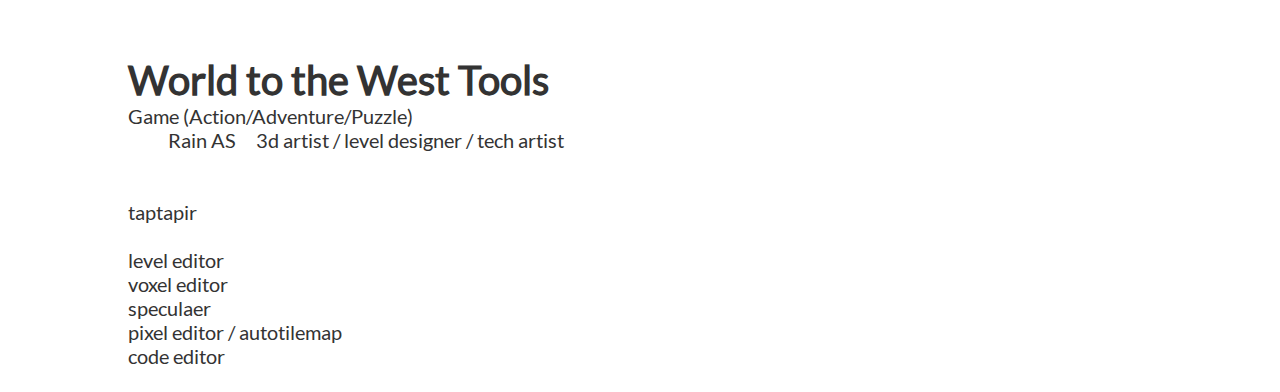
<file: portfolio_programming.html>
<!DOCTYPE HTML>
<!--generated with sswg-->

<html>
<meta name="viewport" content="width=device-width, initial-scale=1.0">
<head>
    <link rel="stylesheet" href="sswg.css">
    <link rel="stylesheet" href="style.css">
</head>
<body>
<left>
<title>portfolio_programming</title>
<br>

<div style="max-width: 1024px; margin: auto;font-size: 20.0px;">
<br>
<div style="font-size: 140.0px;">
Programming Portfolio<br>
Petter Amland<br>
<div style="font-size: 20.0px;">
<br>
<br>
<div style="font-size: 40.0px;font-weight: bold;">
<div id="Ursina"/><br>
Ursina<br>
<div style="font-size: 20.0px;font-weight: normal;">
&nbsp;&nbsp; Library<br>
&nbsp;&nbsp;&nbsp;&nbsp;Game Engine&nbsp;&nbsp;&nbsp;&nbsp;&nbsp;&nbsp;&nbsp;&nbsp;&nbsp;&nbsp; Personal&nbsp;&nbsp;&nbsp;&nbsp;lead programmer / marketing<br>
<br>
<div style="font-size: 40.0px;font-weight: bold;">
<div id="dreamland sketcher"/><br>
dreamland sketcher<br>
<div style="font-size: 20.0px;font-weight: normal;">
 Software<br>
&nbsp;&nbsp;&nbsp;&nbsp;Drawing program<br>
<br>
<div style="font-size: 40.0px;font-weight: bold;">
<div id="sswg"/><br>
sswg<br>
<div style="font-size: 20.0px;font-weight: normal;">
 Programming Language / Software<br>
&nbsp;&nbsp;&nbsp;&nbsp;Static Site Generator, Python<br>
<br>
<div style="font-size: 40.0px;font-weight: bold;">
<div id="sunsnake script / taptapir"/><br>
sunsnake script / taptapir<br>
<div style="font-size: 20.0px;font-weight: normal;">
 Programming Language<br>
&nbsp;&nbsp;&nbsp;&nbsp;A python-like language that compiles into javascript<br>
<br>
<div style="font-size: 40.0px;font-weight: bold;">
<div id="Mesmer Tools"/><br>
Mesmer Tools<br>
<div style="font-size: 20.0px;font-weight: normal;">
 Game (RPG/Strategy)<br>
&nbsp;&nbsp;&nbsp;&nbsp; Rain AS&nbsp;&nbsp;&nbsp;&nbsp; 3d artist / level designer / tech artist<br>
<br>
<div style="font-size: 40.0px;font-weight: bold;">
<div id="Value of Life"/><br>
Value of Life<br>
<div style="font-size: 20.0px;font-weight: normal;">
 Game (Adventure)<br>
&nbsp;&nbsp;&nbsp;&nbsp;&nbsp;&nbsp;&nbsp;&nbsp;&nbsp;&nbsp;&nbsp;&nbsp;&nbsp;&nbsp;&nbsp;&nbsp; Personal&nbsp;&nbsp;&nbsp;&nbsp;lead programmer / 2d artist / music composer<br>
<br>
<div style="font-size: 40.0px;font-weight: bold;">
<div id="World to the West Tools"/><br>
World to the West Tools<br>
<div style="font-size: 20.0px;font-weight: normal;">
 Game (Action/Adventure/Puzzle)<br>
&nbsp;&nbsp;&nbsp;&nbsp;&nbsp;&nbsp;&nbsp;&nbsp;&nbsp;&nbsp;Rain AS&nbsp;&nbsp;&nbsp;&nbsp; 3d artist / level designer / tech artist<br>
<br>
<br>
taptapir<br>
<br>
level editor<br>
voxel editor<br>
speculaer<br>
pixel editor / autotilemap<br>
code editor<br>
<br>

</body>
</html>
</file>
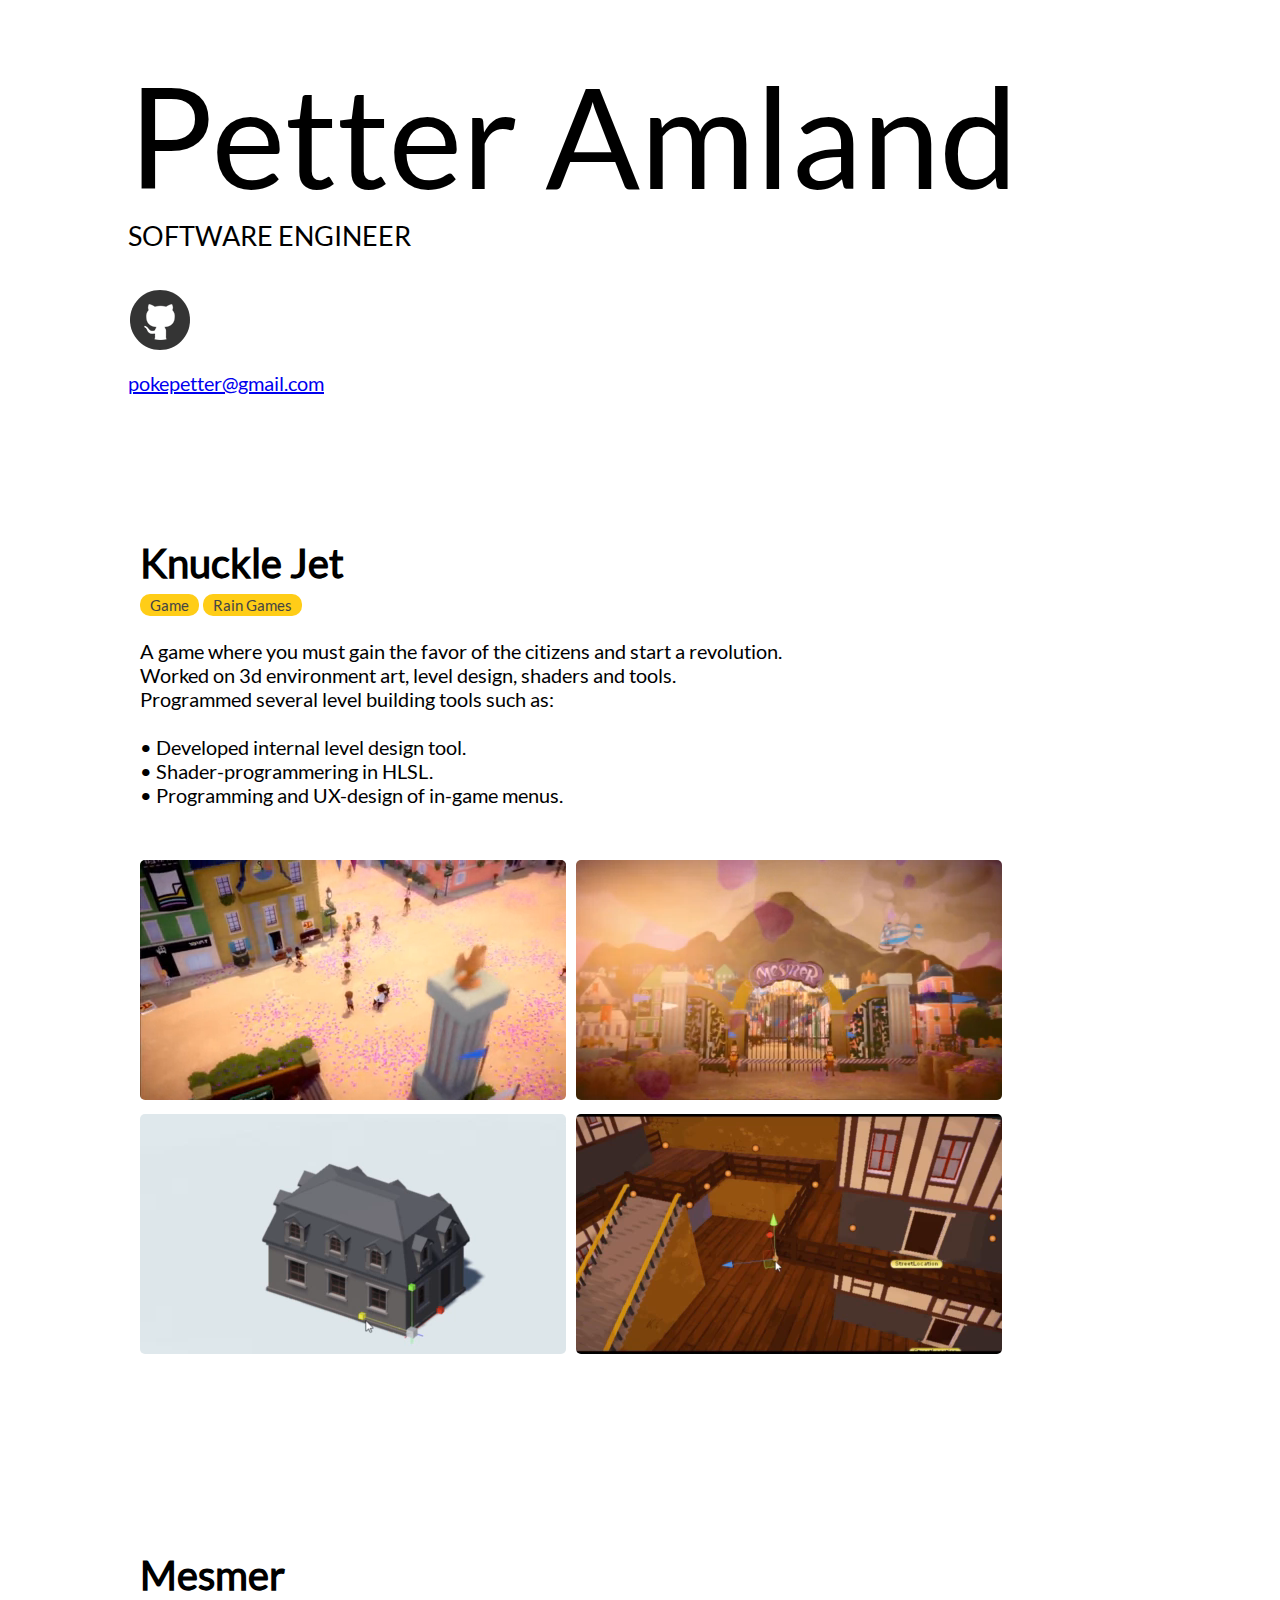
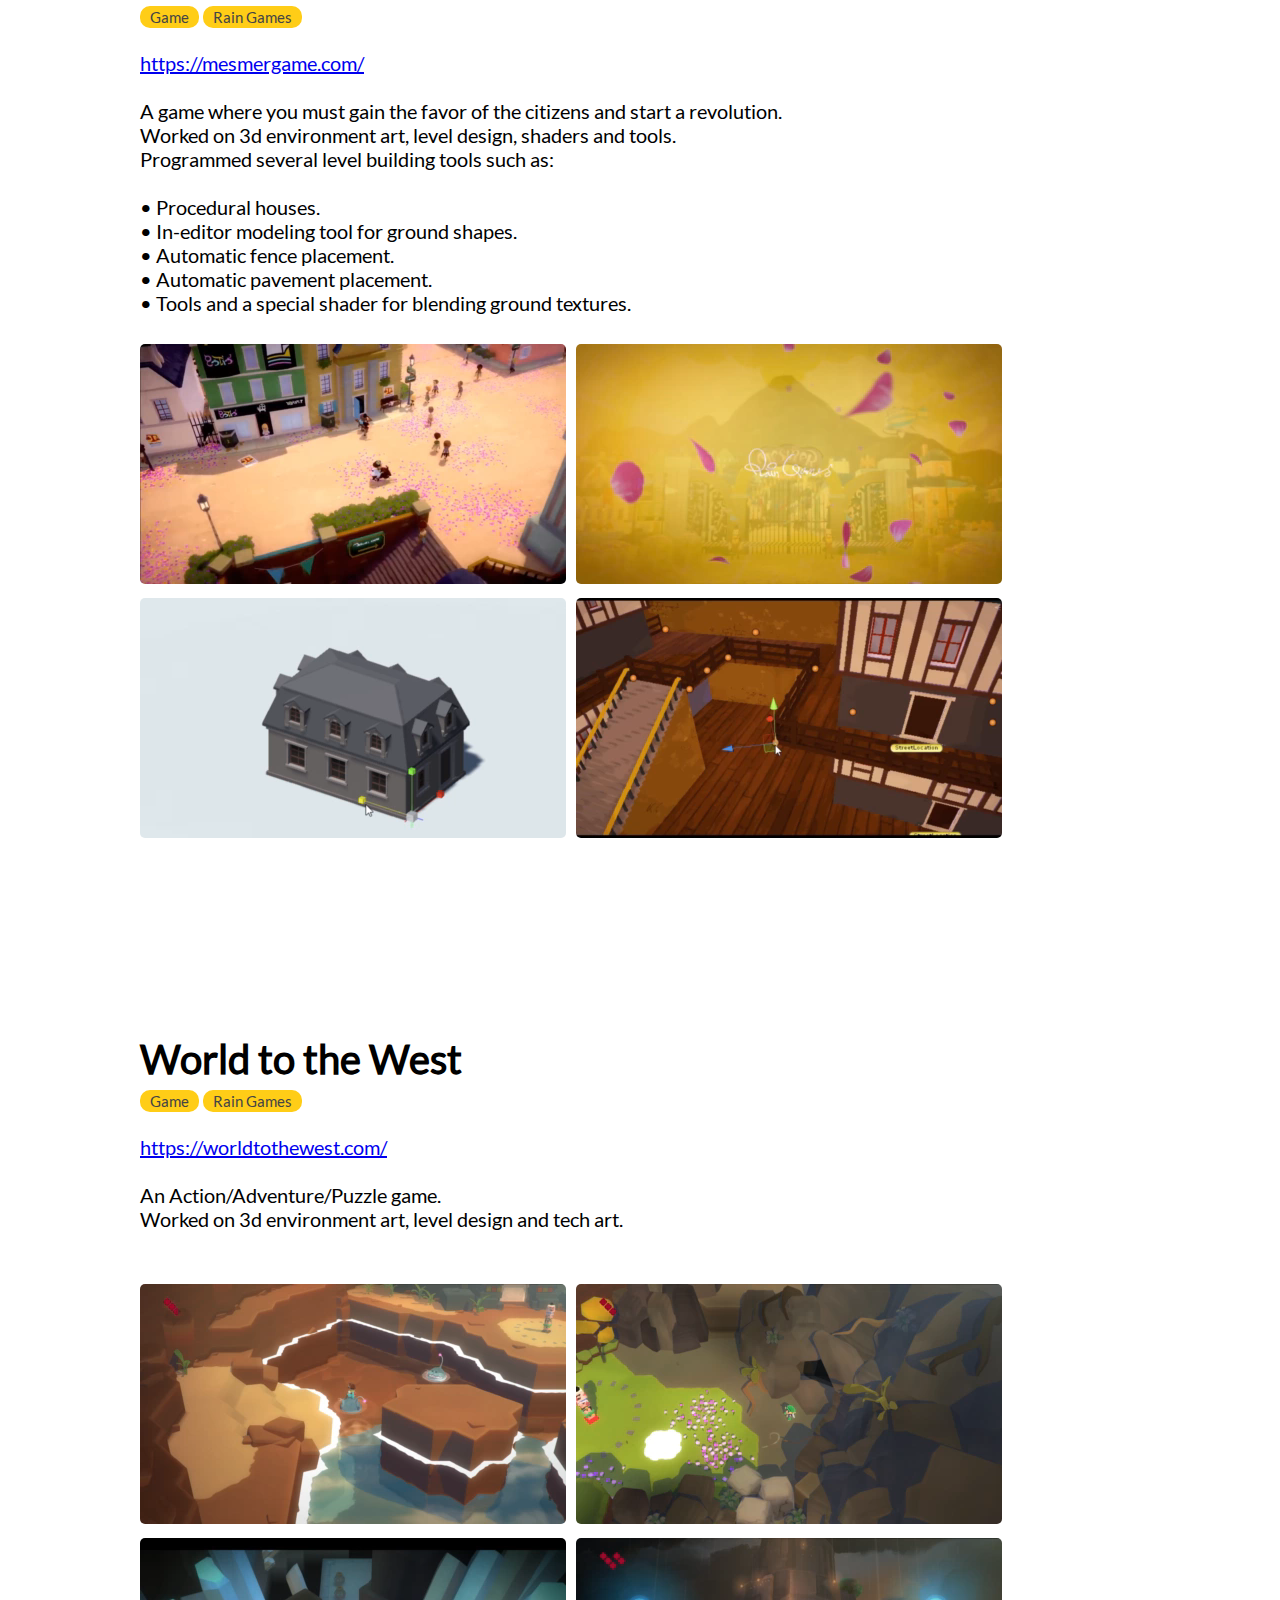
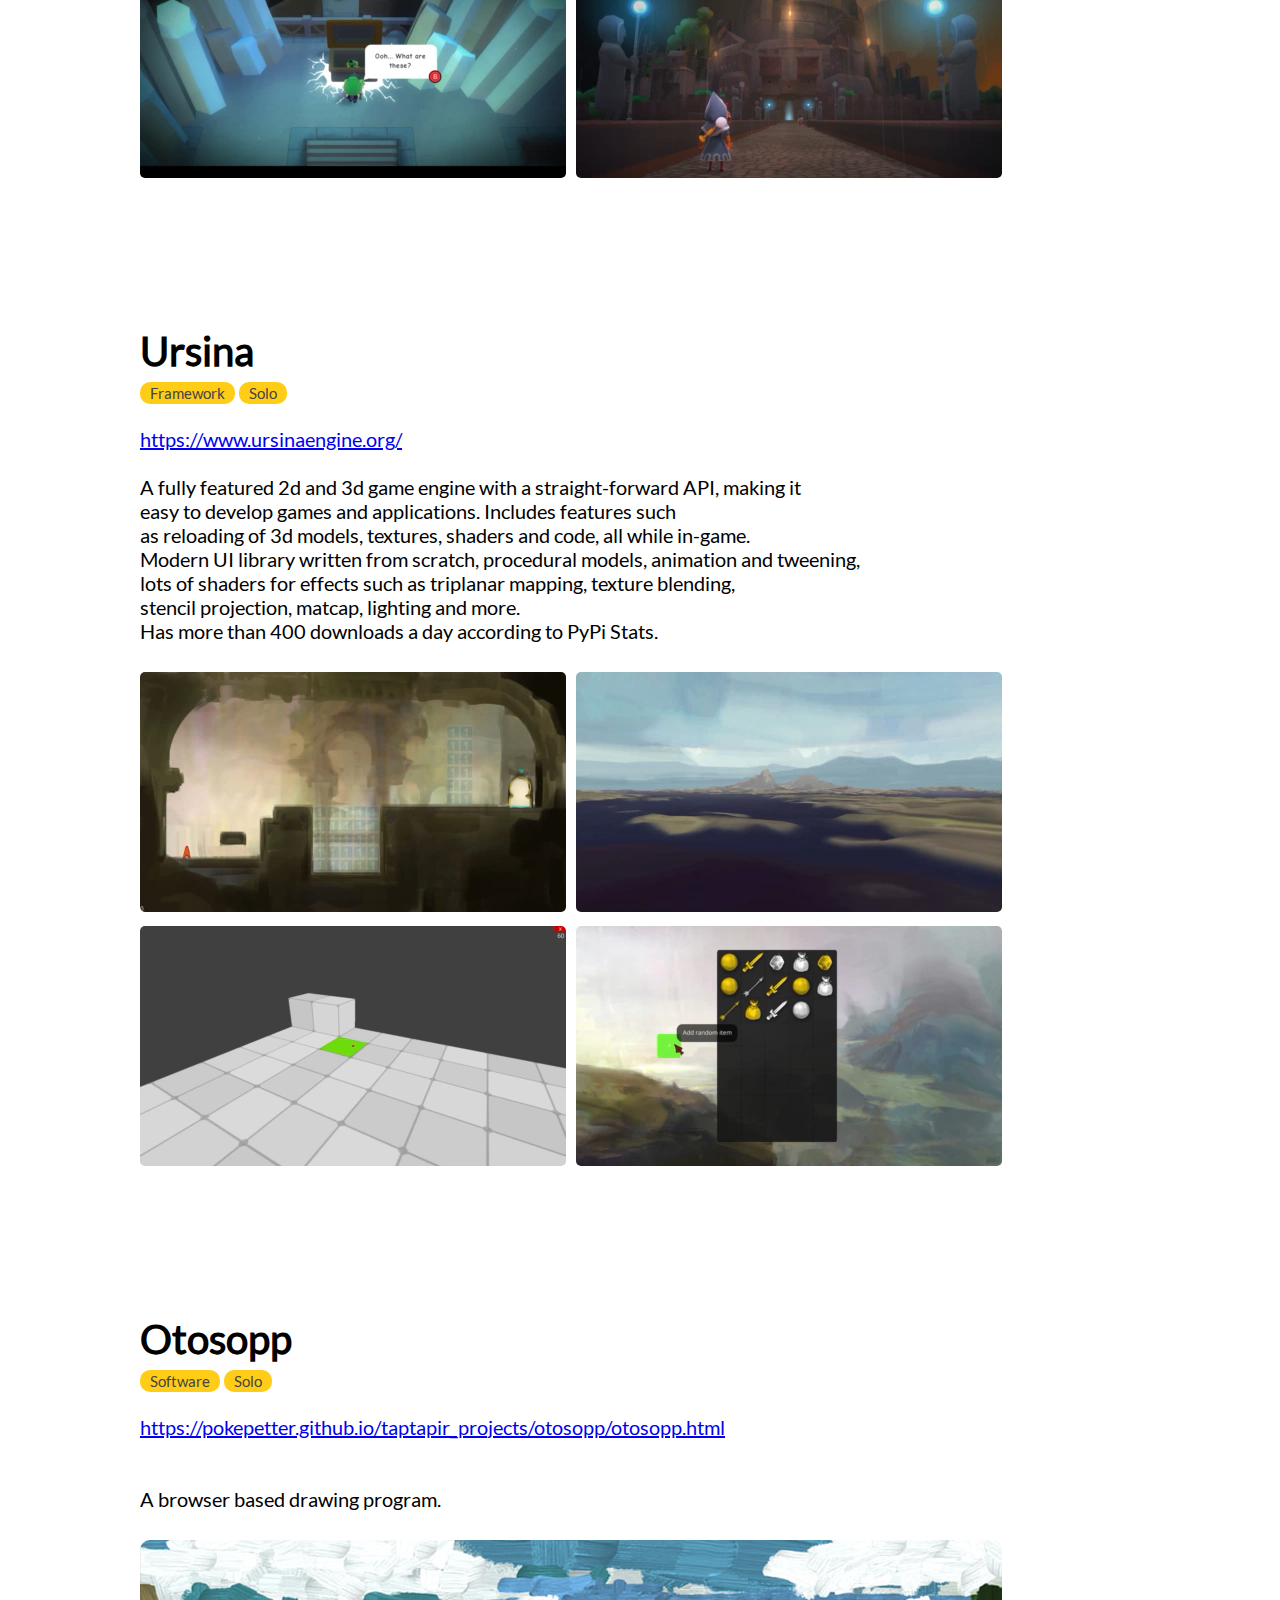
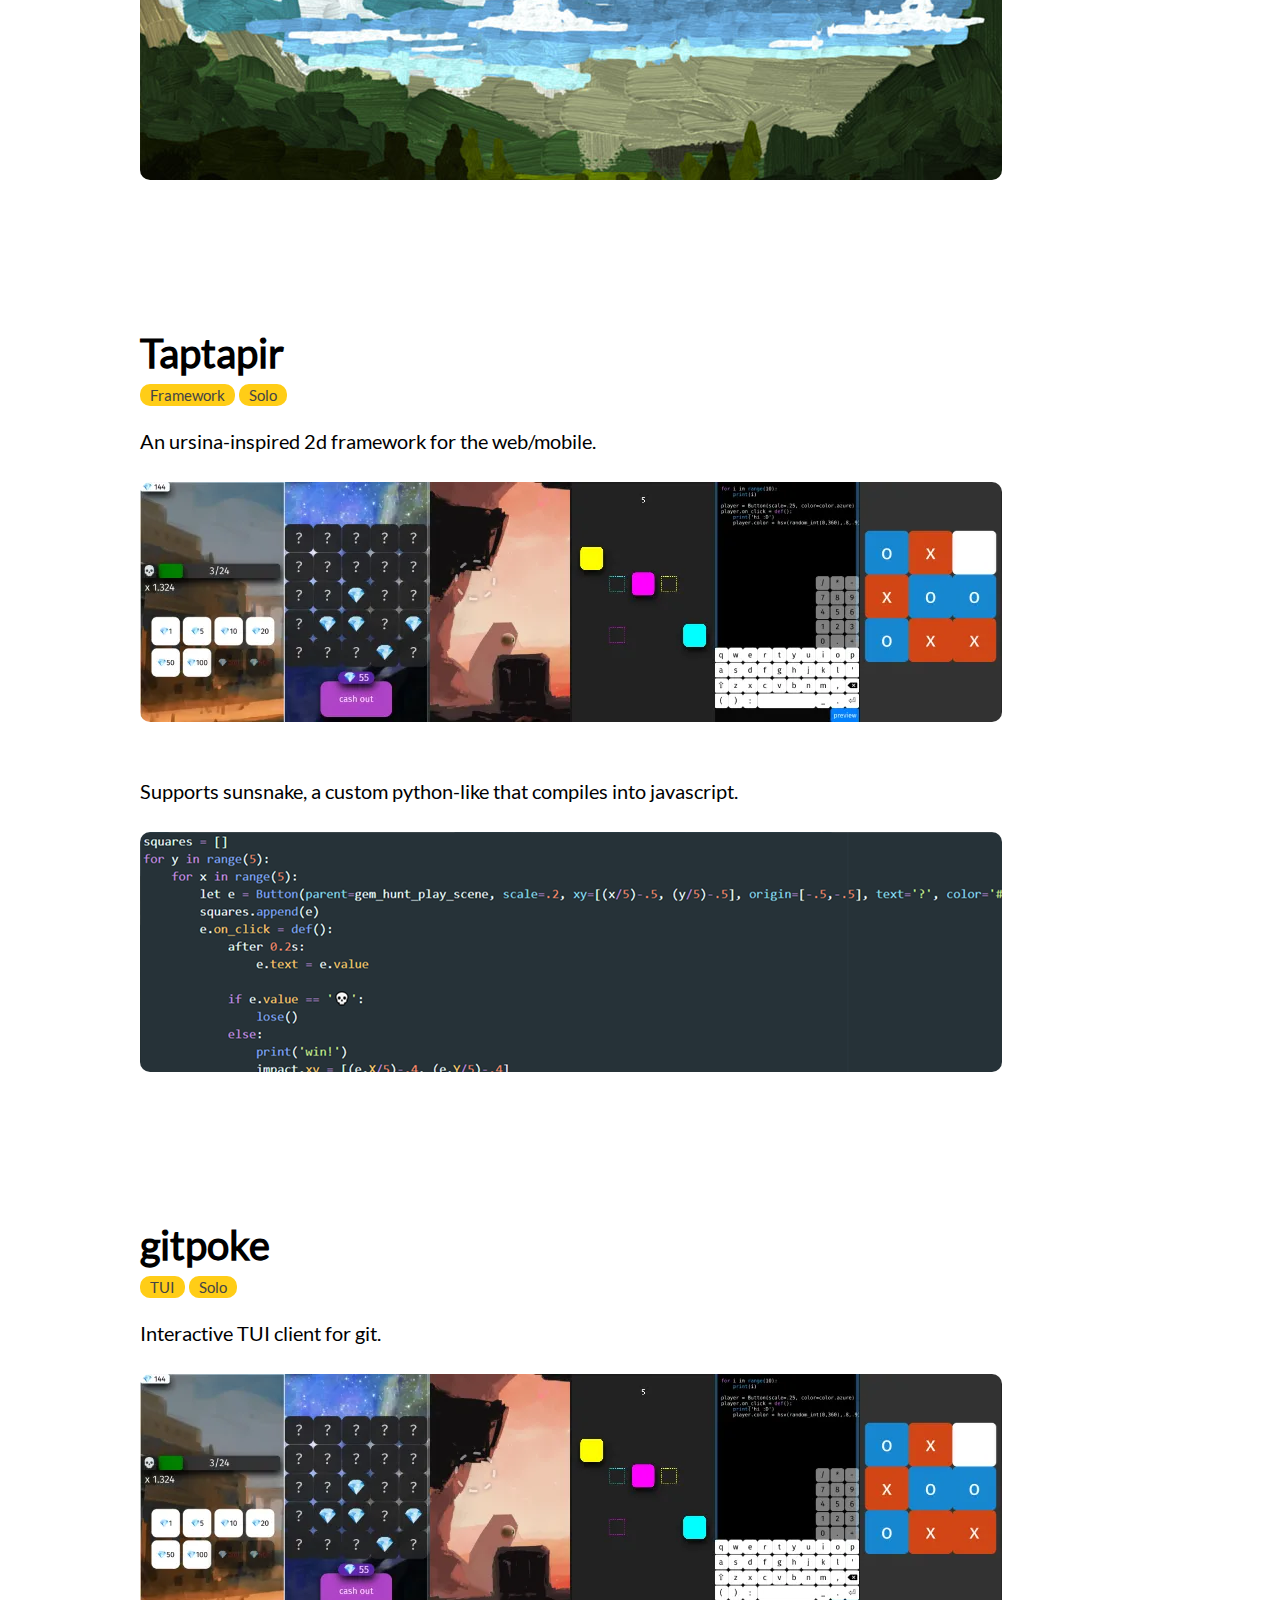
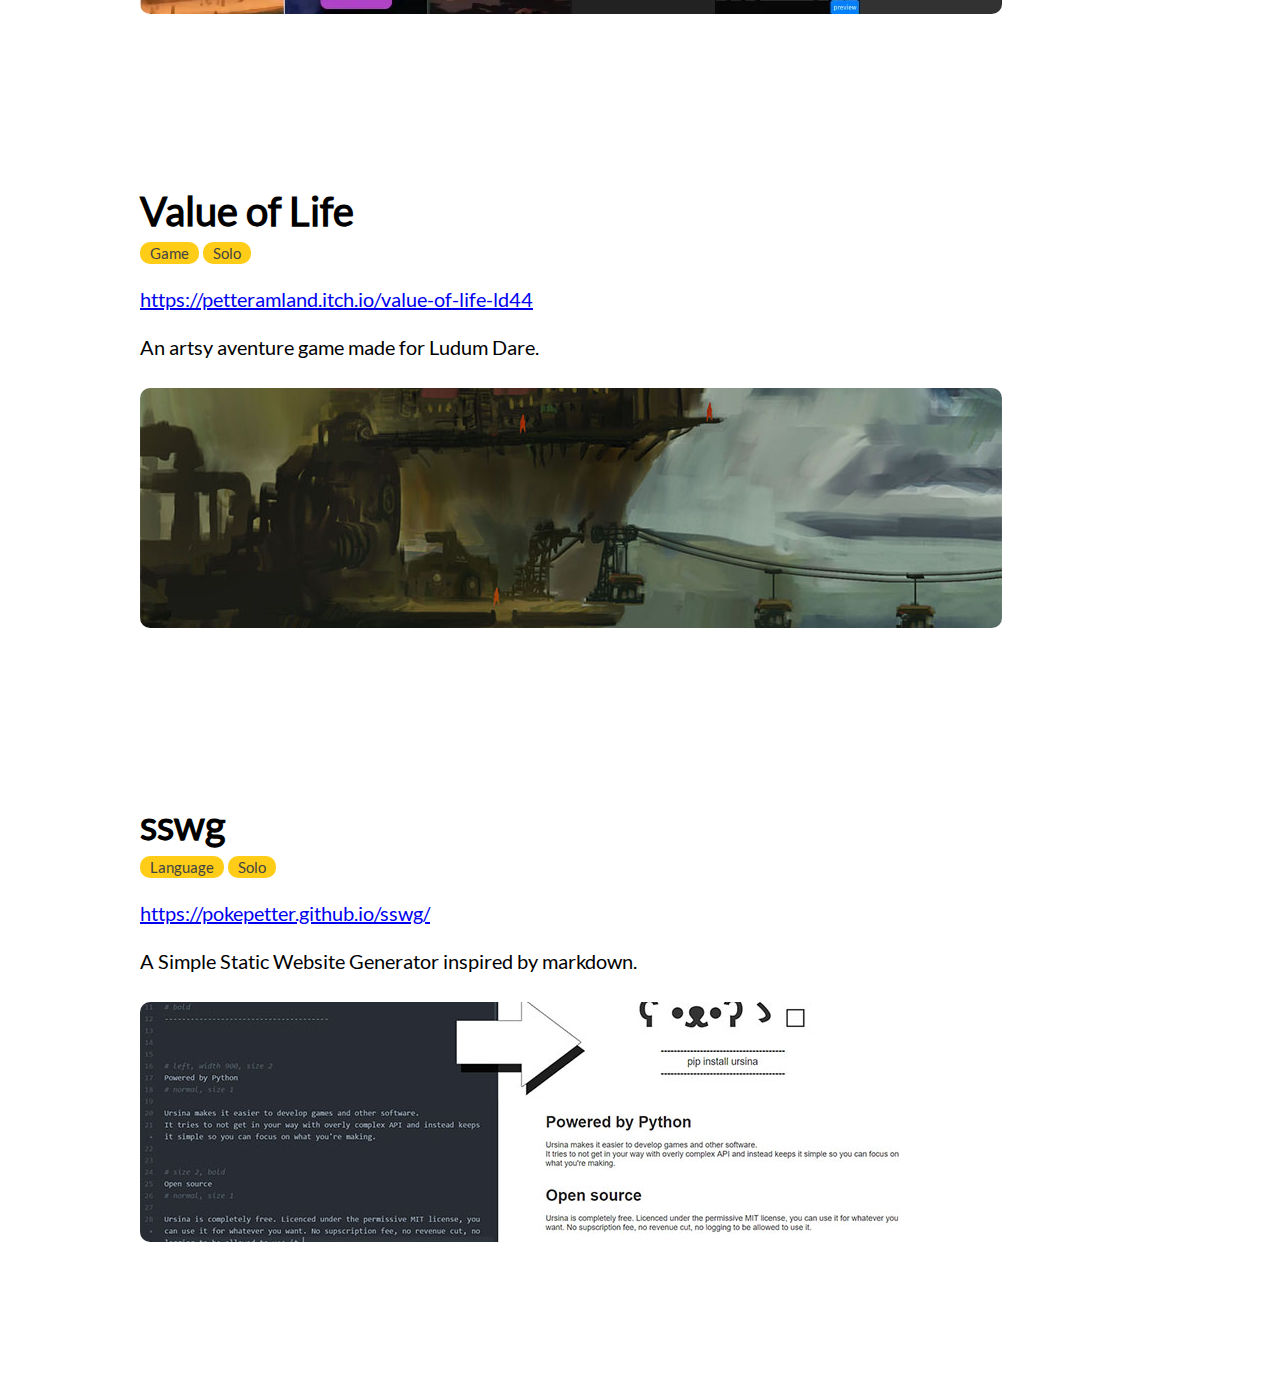
<file: programming.html>
<!DOCTYPE HTML>
<!--generated with sswg-->

<html>
<meta name="viewport" content="width=device-width, initial-scale=1.0">
<meta property="og:title" content="Portfolio Petter Amland"/>
<meta property="og:type" content="website"/>
<meta property="og:url" content="https://pokepetter.github.io/portfolio/index.html"/>
<meta property="og:image" content="https://pokepetter.github.io/portfolio/taptapir_portfolio_banner.webp"/>

<head>
    <link rel="stylesheet" href="style.css">
</head>

<body>
    <left>
    <title>
        portfolio
    </title>
    
    <div id="header">
        Petter Amland
    </div>

    <div id="info"> 
        SOFTWARE ENGINEER
    </div>

    <div id="social_media_bar">
        <a href="https://github.com/pokepetter"><img src="github_icon.png" alt="github" width="64" height="64"></img></a>
        <div id="email">
            <a href="mailto:pokepetter@gmail.com">pokepetter@gmail.com</a>
        </div>
    </div>

    <div class="project_container" id="Knuckle Jet">
        <div class="project_title">
            Knuckle Jet
        </div>
        <tag class="game">Game</tag> <tag class="rain_games">Rain Games</tag>
        <div class="project_description">
            A game where you must gain the favor of the citizens and start a revolution.
            Worked on 3d environment art, level design, shaders and tools.
            Programmed several level building tools such as:

            • Developed internal level design tool.
            • Shader-programmering in HLSL.
            • Programming and UX-design of in-game menus. 
            

            <video autoplay loop muted playsinline src="mesmer_trailer_clip_2.webm"></video><video autoplay loop muted playsinline src="mesmer_trailer_clip_1.webm"></video>
            <video autoplay loop muted playsinline src="mesmer_auto_house.webm"></video><video autoplay loop muted playsinline src="mesmer_poke_shape_tool.webm"></video>


        </div>
    </div>

    <div class="project_container" id="Mesmer">
        <div class="project_title">
            Mesmer
        </div>
        <tag class="game">Game</tag> <tag class="rain_games">Rain Games</tag>
        <div class="project_description">
            <a href="https://mesmergame.com/">https://mesmergame.com/</a>

            A game where you must gain the favor of the citizens and start a revolution.
            Worked on 3d environment art, level design, shaders and tools.
            Programmed several level building tools such as:

            • Procedural houses.
            • In-editor modeling tool for ground shapes.
            • Automatic fence placement.
            • Automatic pavement placement.
            • Tools and a special shader for blending ground textures.

            <video autoplay loop muted playsinline src="mesmer_trailer_clip_2.webm"></video><video autoplay loop muted playsinline src="mesmer_trailer_clip_1.webm"></video>
            <video autoplay loop muted playsinline src="mesmer_auto_house.webm"></video><video autoplay loop muted playsinline src="mesmer_poke_shape_tool.webm"></video>


        </div>
    </div>

    <div class="project_container" id="World to the West">
        <div class="project_title">
            World to the West
        </div>
        <tag class="game">Game</tag> <tag class="rain_games">Rain Games</tag>
        <div class="project_description">
            <a href="https://worldtothewest.com/">https://worldtothewest.com/</a>

            An Action/Adventure/Puzzle game.
            Worked on 3d environment art, level design and tech art.

            <!-- <img src="wttw.jpg" alt="world_to_the_west" width="900" height="244"> -->
            <video autoplay loop muted playsinline src="wttw.webm"></video><video autoplay loop muted playsinline src="wttw_knaus.webm"></video>
            <video autoplay loop muted playsinline src="wttw_knaus_ice_skate_chest.webm"></video><video autoplay loop muted playsinline src="wttw_lumina.webm"></video>
        </div>
    </div>

    <div class="project_container" id="Ursina">
        <div class="project_title">
            Ursina
        </div>
        <tag class="framework">Framework</tag> <tag class="solo">Solo</tag>
        <div class="project_description">
            <a href="https://www.ursinaengine.org/">https://www.ursinaengine.org/</a>

            A fully featured 2d and 3d game engine with a straight-forward API, making it
            easy to develop games and applications. Includes features such
            as reloading of 3d models, textures, shaders and code, all while in-game.
            Modern UI library written from scratch, procedural models, animation and tweening,
            lots of shaders for effects such as triplanar mapping, texture blending,
            stencil projection, matcap, lighting and more.
            Has more than 400 downloads a day according to PyPi Stats.

            <video autoplay loop muted playsinline src="ursina_one.webm"></video><video autoplay loop muted playsinline src="ursina_terrain.webm"></video>
            <video autoplay loop muted playsinline src="ursina_minecraft.webm"></video><video autoplay loop muted playsinline src="ursina_inventory.webm"></video>
        </div>
    </div>

    <div class="project_container" id="Otosopp">
        <div class="project_title">
            Otosopp
        </div>
        <tag class="software">Software</tag> <tag class="solo">Solo</tag>
        <div class="project_description">
            <a href="https://pokepetter.github.io/taptapir_projects/otosopp/otosopp.html">https://pokepetter.github.io/taptapir_projects/otosopp/otosopp.html</a><br>

            A browser based drawing program.

            <img src="dreamland_sketcher_art.jpg" alt="dreamland_sketcher_art" width="862" height="240">
        </div>
    </div>

    <!-- <div class="project_container" id="sunsnake script">
        <div class="project_title">
            sunsnake script
        </div>
        <tag class="language">Language</tag>
        <div class="project_description">
            <a href="https://pokepetter.github.io/taptapir/website/sunsnake.html">https://pokepetter.github.io/taptapir/website/sunsnake.html</a><br>

            A python-like language that compiles into javascript

            <img src="sunsnake_code_screenshot.png" alt="sunsnake_code_screenshot" width="862" height="240">
        </div>
    </div> -->

    <div class="project_container" id="Taptapir">
        <div class="project_title">
            Taptapir
        </div>
        <tag class="framework">Framework</tag> <tag class="solo">Solo</tag>
        <div class="project_description">
            An ursina-inspired 2d framework for the web/mobile.

            <img src="taptapir_portfolio_banner.webp" alt="taptapir_apps" width="862" height="240">


            Supports sunsnake, a custom python-like that compiles into javascript.

            <img src="sunsnake_code_screenshot.png" alt="sunsnake_code_screenshot" width="862" height="240">
        </div>
    </div>

    <div class="project_container" id="gitpoke">
        <div class="project_title">
            gitpoke
        </div>
        <tag class="framework">TUI</tag> <tag class="solo">Solo</tag>
        <div class="project_description">
            Interactive TUI client for git.

            <img src="taptapir_portfolio_banner.webp" alt="taptapir_apps" width="862" height="240">

        </div>
    </div>

    <div class="project_container" id="Value of Life">
        <div class="project_title">
            Value of Life
        </div>
        <tag class="game">Game</tag> <tag class="solo">Solo</tag>
        <div class="project_description">
            <a href="https://petteramland.itch.io/value-of-life-ld44">https://petteramland.itch.io/value-of-life-ld44</a>

            An artsy aventure game made for Ludum Dare.

            <img src="value_of_life_screenshot.jpg" alt="value_of_life_screenshot" width="862" height="240">

        </div>
    </div>

    <div class="project_container" id="sswg">
        <div class="project_title">
            sswg
        </div>
        <tag class="language">Language</tag> <tag class="solo">Solo</tag>
        <div class="project_description">
            <a href="https://pokepetter.github.io/sswg/">https://pokepetter.github.io/sswg/</a>

            A Simple Static Website Generator inspired by markdown.

            <img src="sswg_example.jpg" alt="ursina" width="862" height="240">
        </div>
    </div>

    </body>
</html>
</file>
<file: sswg.css>
html {max-width: 100%; margin: auto; color: #333333;}

a {transition: color .2s; color: #19405c; white-space: nowrap;}
a:link, a:visited {color: #19405c;}
a:hover {color: #7FDBFF;}
a:active {transition: color .3s; color: #007BE6;}
.link {text-decoration: none;}

a.button {padding: 15px 32px; background-color: #555; border-radius: 2em; border-width: 0px; text-decoration: none; color: white; font-size: 25.0px; line-height: 2.5em;}
a.button:hover {background-color: #777}
a.button_big {padding: 0.5em; background-image: linear-gradient(to top, #427b0e, #9ba97d); background-color: lightgray; background-blend-mode: multiply; border-radius: .75em; border-width: 0px; text-decoration: none; min-width: 150px; max-width: 150px; min-height: 150px; max-height: 150px; display: inline-block; vertical-align: top; margin: 4px 4px 10px 4px; color: white; font-size: 25.0px; background-size: auto 100%; background-position-x: center;}
a.button_big:hover {background-color: white; color: #e6d23f; text-decoration: underline;}
mark {background: #ccff99;}
span {background-color: rgba(0, 0, 0, 0.55); padding: .1em; line-height: 1.35em;}
img {max-width: 100%; vertical-align: top;}
.code_block {background-color: whitesmoke; padding: 10px; margin: 0; font-family: monospace; font-size: 20; font-weight: normal; white-space: pre; overflow: auto; border-radius:4px; scrollbar-color:red;}
/* Hide scrollbar for Chrome, Safari and Opera */
.code_block::-webkit-scrollbar {
  //display: none;
}
.sidebar {position:fixed; z-index:1; left:1em; top:1em;}
@media screen and (max-width: 1800px) {.sidebar {display:none;}}
@media (max-width: 725px) {
    .button {display: block;}
}

purple {color: hsl(289.0, 50%, 50%);}
gray {color: gray;}
olive {color: olive;}
yellow {color: darkgoldenrod;}
green {color: seagreen;}
blue {color: hsl(210, 50%, 50%);}
</file>
<file: style.css>
@font-face {
    font-family: Lato;
    src: url('Lato-Regular.ttf')  format('truetype');
}

body {
    font-family: Lato, Arial, Sans-Serif;
    max-width: 1024px;
    margin: auto;
    font-size: 20.0px;
}

tag {
    background-color: #ffcd17;
    border-width: 0;
    border-style: none;
    padding: 2px 10px 2px 10px;
    border-radius: 10px;
    font-size: .75em;
    color: #444444;
    cursor: default;
}

.project_container {
    margin-bottom: 7em;
    margin-left: 12px;
}

.project_title {
    font-size: 2em;
    padding-bottom: .1em;
    font-weight: bold;
}

.project_description {
    white-space: pre-line;
}

img {
    margin: 5px 10px 5px 0px;
    border-radius: 10px;
    height: auto;
}

video {
    margin: 5px 10px 5px 0px;
    border-radius: 5px;
}

iframe {
    max-width: 100%;
}

#header {
    font-size: 140.0px;
    padding-top: 5%;
}

#social_media_bar {
    padding-bottom: 14%;
}

#info {
    padding-bottom: 3%;
    font-size: 1.35em;
}

#email {
    padding-top: 1%;
}
</file>
